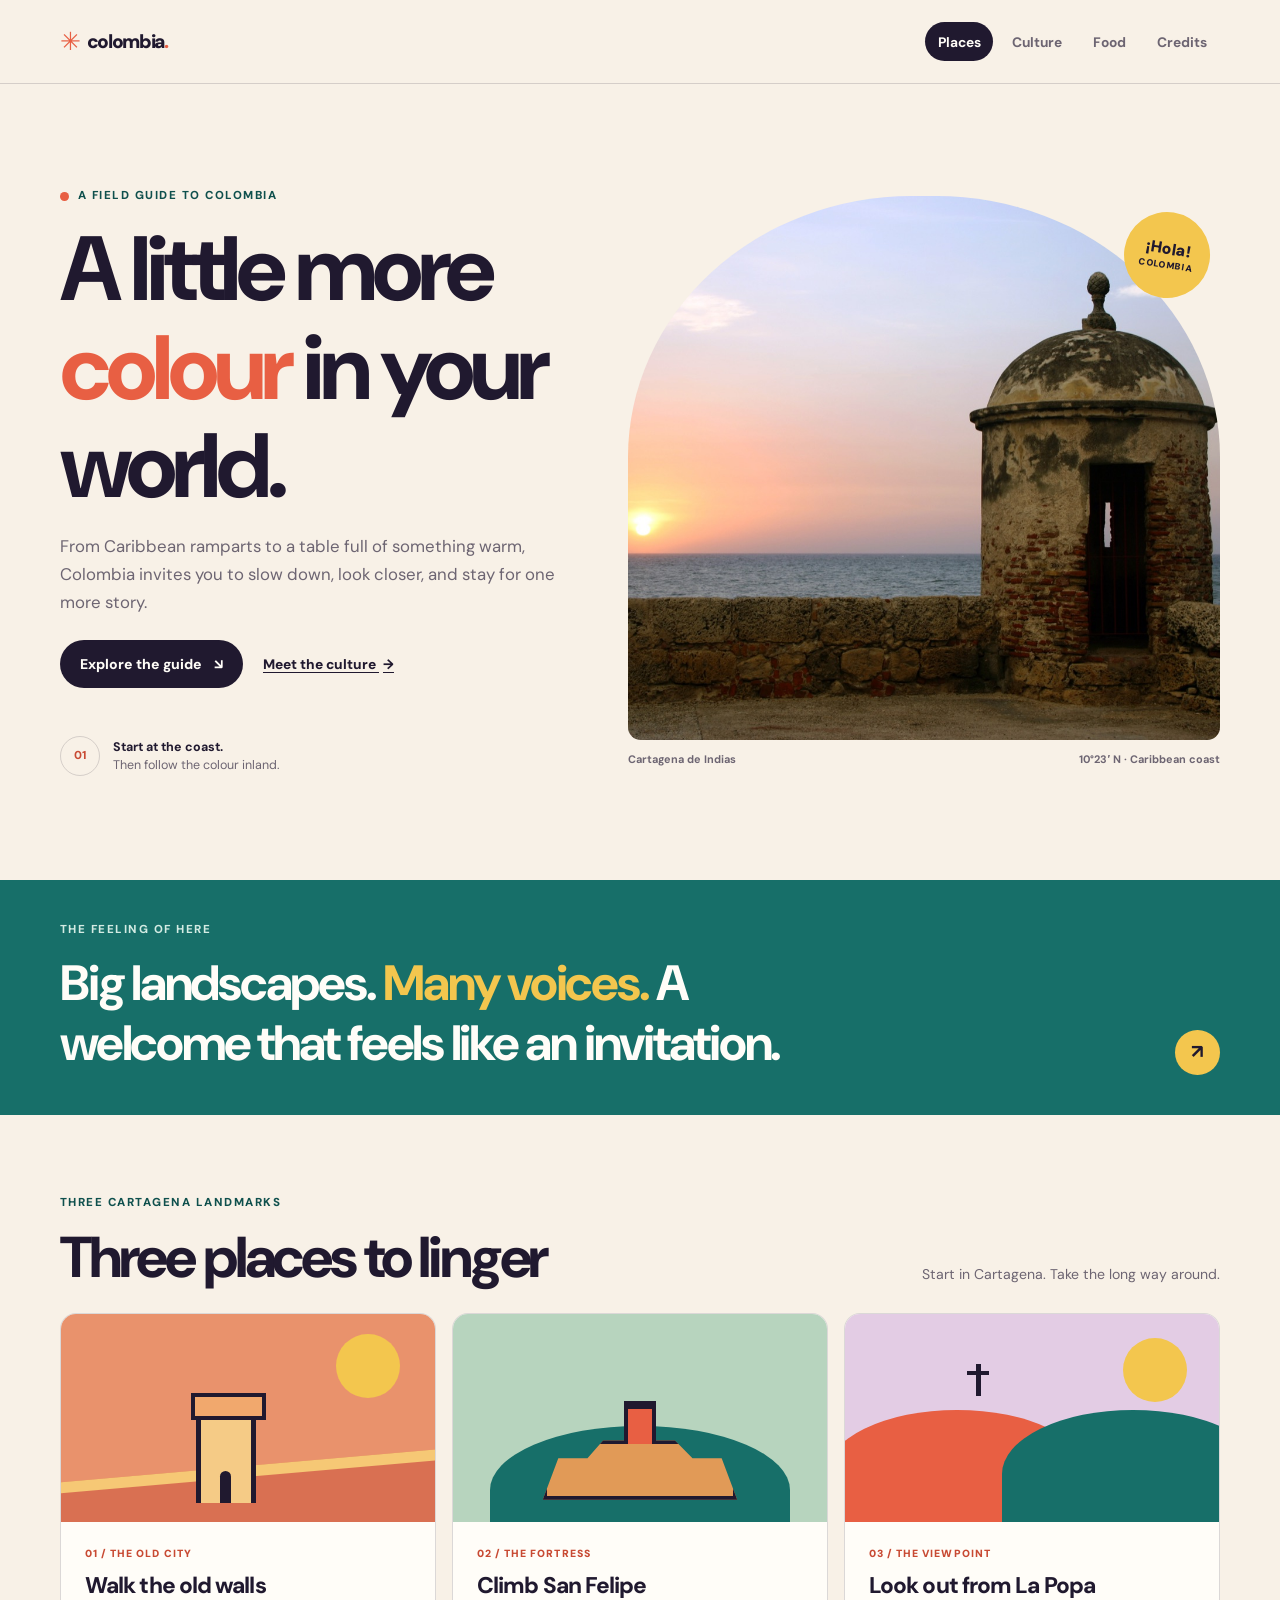
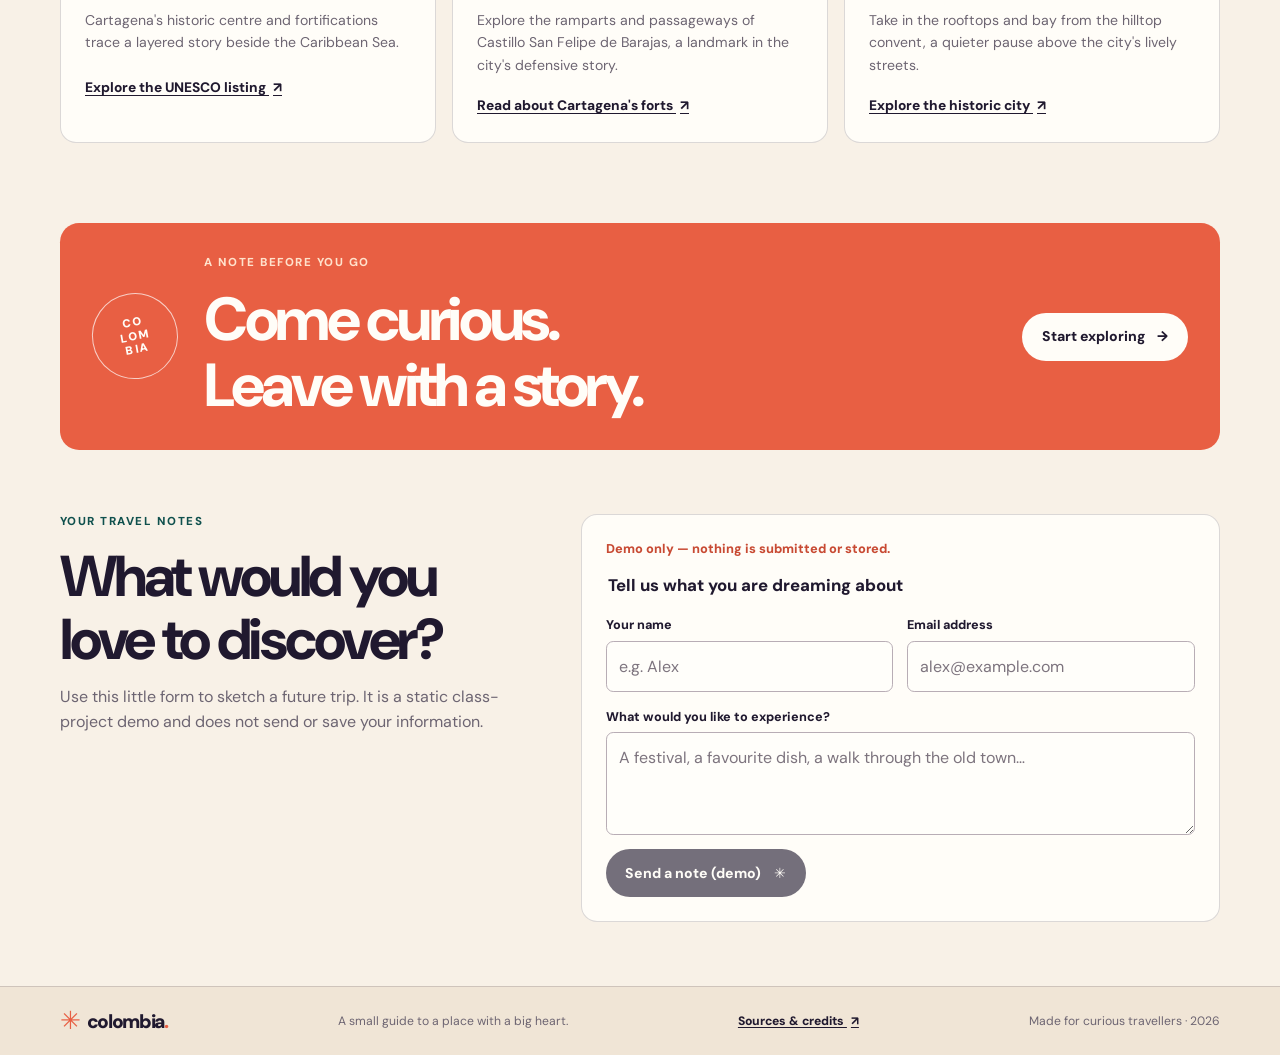
<file: index.html>
<!DOCTYPE html>
<html lang="en">
  <head>
    <meta charset="utf-8">
    <meta name="viewport" content="width=device-width, initial-scale=1">
    <meta name="description" content="Meet Colombia through Cartagena's Caribbean light, historic places, living traditions, and unforgettable food.">
    <meta name="theme-color" content="#f8f1e7">
    <title>Colombia, in full colour | Places</title>
    <link rel="icon" type="image/svg+xml" href="assets/icons/favicon.svg">
    <link rel="icon" type="image/png" sizes="32x32" href="assets/icons/favicon-32.png">
    <link rel="apple-touch-icon" sizes="180x180" href="assets/icons/apple-touch-icon.png">
    <link rel="manifest" href="site.webmanifest">
    <link rel="stylesheet" href="css/styles.css">
  </head>
  <body>
    <a class="skip-link" href="#main">Skip to content</a>
    <header class="site-header">
      <div class="header-inner">
        <a class="wordmark" href="index.html" aria-label="Colombia, in full colour — home">
          <span class="wordmark-sun" aria-hidden="true">✳</span>
          <span>colombia<span class="wordmark-dot">.</span></span>
        </a>
        <nav class="site-nav" aria-label="Main navigation">
          <ul>
            <li><a href="index.html" aria-current="page">Places</a></li>
            <li><a href="culture.html">Culture</a></li>
            <li><a href="food.html">Food</a></li>
            <li><a href="credits.html">Credits</a></li>
          </ul>
        </nav>
      </div>
    </header>

    <main id="main">
      <section class="hero page-shell" aria-labelledby="hero-title">
        <div class="hero-copy">
          <p class="eyebrow"><span class="eyebrow-mark" aria-hidden="true"></span> A field guide to Colombia</p>
          <h1 id="hero-title">A little more <em>colour</em> in your world.</h1>
          <p class="hero-intro">From Caribbean ramparts to a table full of something warm, Colombia invites you to slow down, look closer, and stay for one more story.</p>
          <div class="hero-actions">
            <a class="button button-dark" href="#first-stops">Explore the guide <span aria-hidden="true">↘</span></a>
            <a class="text-link" href="culture.html">Meet the culture <span aria-hidden="true">→</span></a>
          </div>
          <div class="hero-note">
            <span class="note-number">01</span>
            <p><strong>Start at the coast.</strong><br>Then follow the colour inland.</p>
          </div>
        </div>
        <figure class="hero-figure">
          <img
            src="assets/images/cartagena-at-sunset.jpg"
            width="1400"
            height="929"
            alt="A stone lookout tower on Cartagena's historic sea wall against an orange sunset."
            fetchpriority="high"
          >
          <span class="hero-sticker" aria-hidden="true">¡Hola!<br><span>Colombia</span></span>
          <figcaption class="image-caption">
            <span>Cartagena de Indias</span>
            <span>10°23′ N · Caribbean coast</span>
          </figcaption>
        </figure>
      </section>

      <section class="intro-strip" aria-label="A welcome to Colombia">
        <div class="page-shell intro-strip-inner">
          <p class="eyebrow eyebrow-light">The feeling of here</p>
          <p class="intro-statement">Big landscapes. <span>Many voices.</span> A welcome that feels like an invitation.</p>
          <a class="round-link" href="culture.html" aria-label="Discover Colombian culture">↗</a>
        </div>
      </section>

      <section class="page-shell section-block" id="first-stops" aria-labelledby="stops-title">
        <div class="section-heading">
          <div>
            <p class="eyebrow">Three Cartagena landmarks</p>
            <h2 id="stops-title">Three places to linger</h2>
          </div>
          <p class="section-aside">Start in Cartagena. Take the long way around.</p>
        </div>
        <div class="place-grid">
          <article class="place-card place-card-feature">
            <div class="card-art card-art-walls" aria-hidden="true">
              <span class="art-sun"></span><span class="art-wall"></span><span class="art-tower"></span>
            </div>
            <div class="place-card-copy">
              <p class="card-index">01 / THE OLD CITY</p>
              <h3>Walk the old walls</h3>
              <p>Cartagena's historic centre and fortifications trace a layered story beside the Caribbean Sea.</p>
              <a class="arrow-link" href="https://whc.unesco.org/en/list/285/" rel="external">Explore the UNESCO listing <span aria-hidden="true">↗</span></a>
            </div>
          </article>
          <article class="place-card place-card-fort">
            <div class="card-art card-art-fort" aria-hidden="true">
              <span class="fort-hill"></span><span class="fort-body"></span><span class="fort-tower"></span>
            </div>
            <div class="place-card-copy">
              <p class="card-index">02 / THE FORTRESS</p>
              <h3>Climb San Felipe</h3>
              <p>Explore the ramparts and passageways of Castillo San Felipe de Barajas, a landmark in the city's defensive story.</p>
              <a class="arrow-link" href="https://en.wikipedia.org/wiki/Cartagena,_Colombia#Tourism" rel="external">Read about Cartagena's forts <span aria-hidden="true">↗</span></a>
            </div>
          </article>
          <article class="place-card place-card-view">
            <div class="card-art card-art-view" aria-hidden="true">
              <span class="view-sun"></span><span class="view-hill hill-back"></span><span class="view-hill hill-front"></span><span class="view-cross"></span>
            </div>
            <div class="place-card-copy">
              <p class="card-index">03 / THE VIEWPOINT</p>
              <h3>Look out from La Popa</h3>
              <p>Take in the rooftops and bay from the hilltop convent, a quieter pause above the city's lively streets.</p>
              <a class="arrow-link" href="https://en.wikipedia.org/wiki/Cartagena,_Colombia#Tourism" rel="external">Explore the historic city <span aria-hidden="true">↗</span></a>
            </div>
          </article>
        </div>
      </section>

      <section class="page-shell invitation" aria-labelledby="invitation-title">
        <div class="invitation-stamp" aria-hidden="true">CO<br>LOM<br>BIA</div>
        <div>
          <p class="eyebrow">A note before you go</p>
          <h2 id="invitation-title">Come curious.<br>Leave with a story.</h2>
        </div>
        <a class="button button-light" href="culture.html">Start exploring <span aria-hidden="true">→</span></a>
      </section>

      <section class="page-shell form-section" aria-labelledby="form-title">
        <div class="form-intro">
          <p class="eyebrow">Your travel notes</p>
          <h2 id="form-title">What would you love to discover?</h2>
          <p>Use this little form to sketch a future trip. It is a static class-project demo and does not send or save your information.</p>
        </div>
        <form class="note-form" aria-describedby="form-demo-note">
          <p class="form-demo-note" id="form-demo-note">Demo only — nothing is submitted or stored.</p>
          <fieldset>
            <legend>Tell us what you are dreaming about</legend>
            <div class="field-grid">
              <div class="form-field">
                <label for="visitor-name">Your name</label>
                <input id="visitor-name" name="visitor-name" type="text" autocomplete="name" placeholder="e.g. Alex">
              </div>
              <div class="form-field">
                <label for="visitor-email">Email address</label>
                <input id="visitor-email" name="visitor-email" type="email" autocomplete="email" placeholder="alex@example.com">
              </div>
            </div>
            <div class="form-field">
              <label for="trip-idea">What would you like to experience?</label>
              <textarea id="trip-idea" name="trip-idea" rows="3" placeholder="A festival, a favourite dish, a walk through the old town…"></textarea>
            </div>
            <button class="button button-dark" type="submit" disabled aria-describedby="form-demo-note">Send a note (demo) <span aria-hidden="true">✳</span></button>
          </fieldset>
        </form>
      </section>
    </main>

    <footer class="site-footer">
      <div class="page-shell footer-inner">
        <a class="wordmark wordmark-footer" href="index.html"><span class="wordmark-sun" aria-hidden="true">✳</span><span>colombia<span class="wordmark-dot">.</span></span></a>
        <p>A small guide to a place with a big heart.</p>
        <a class="footer-credit" href="credits.html">Sources &amp; credits <span aria-hidden="true">↗</span></a>
        <small>Made for curious travellers · 2026</small>
      </div>
    </footer>
  </body>
</html>
</file>
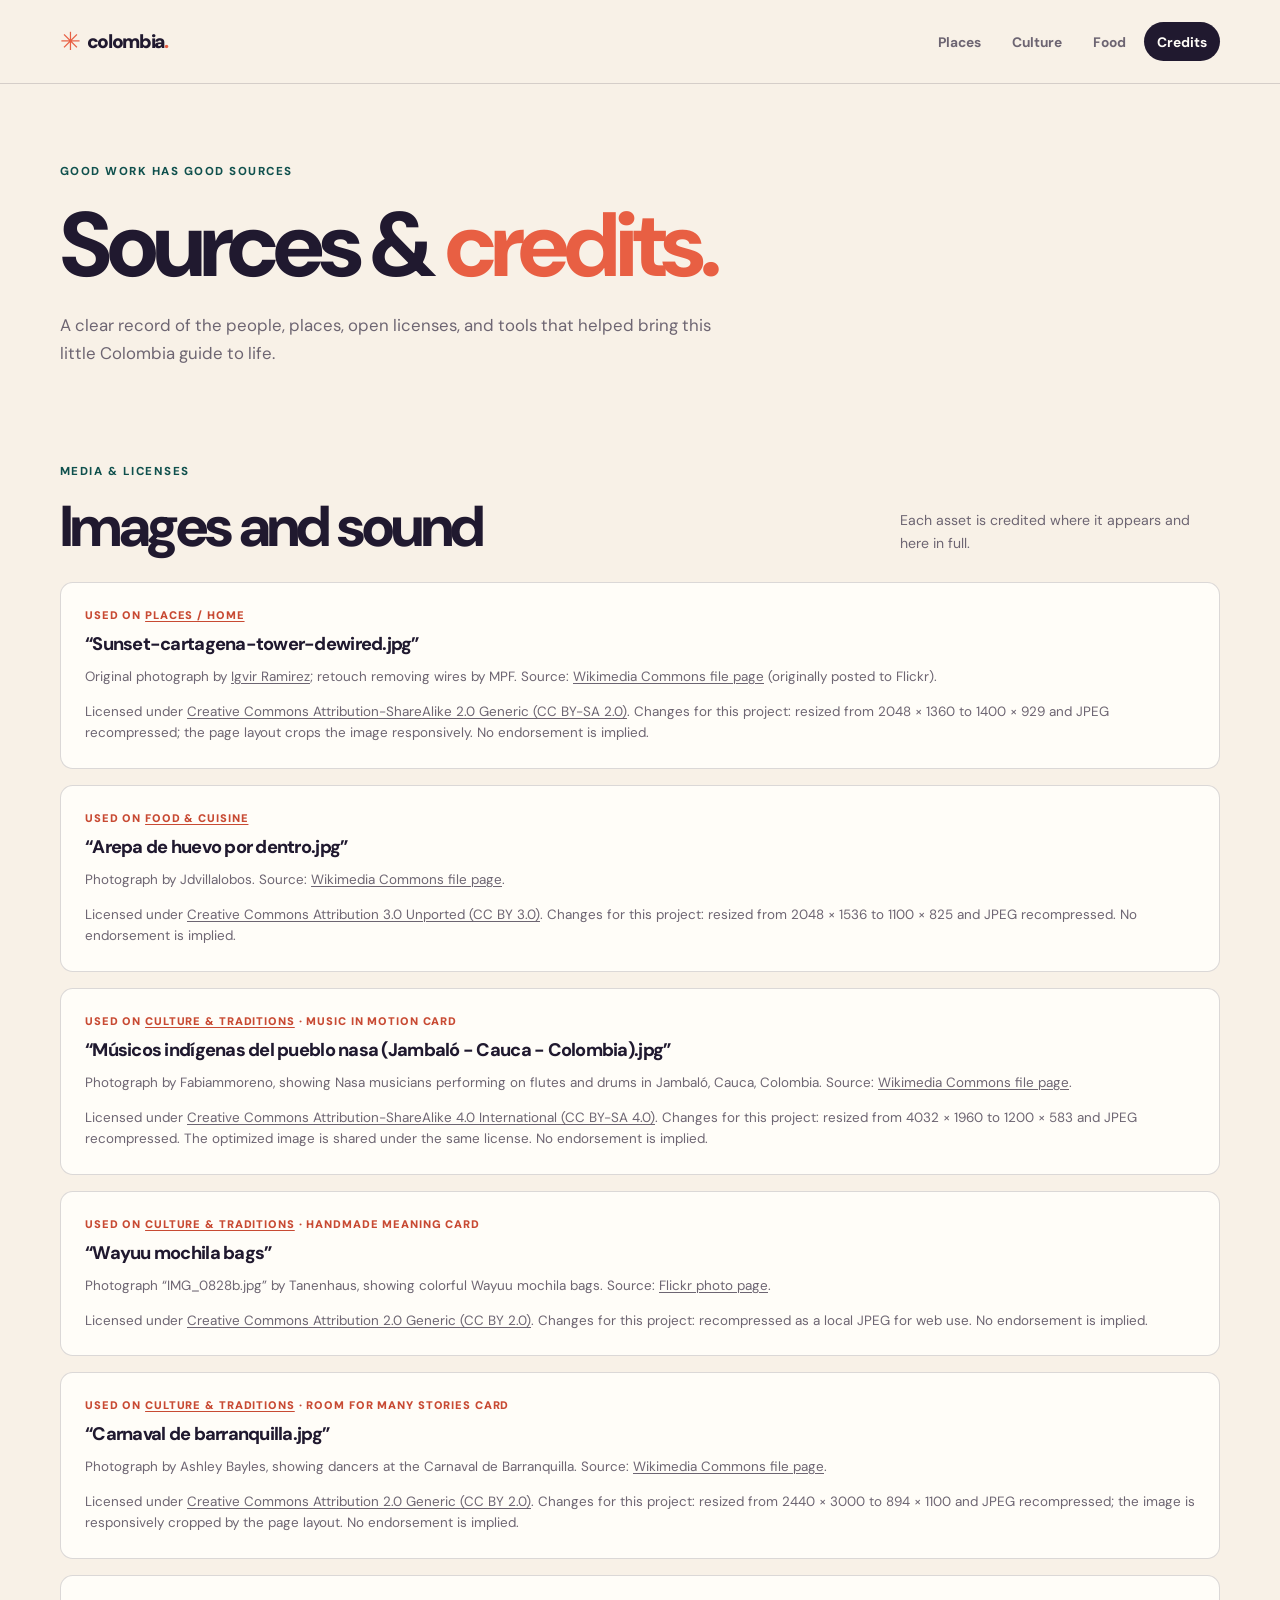
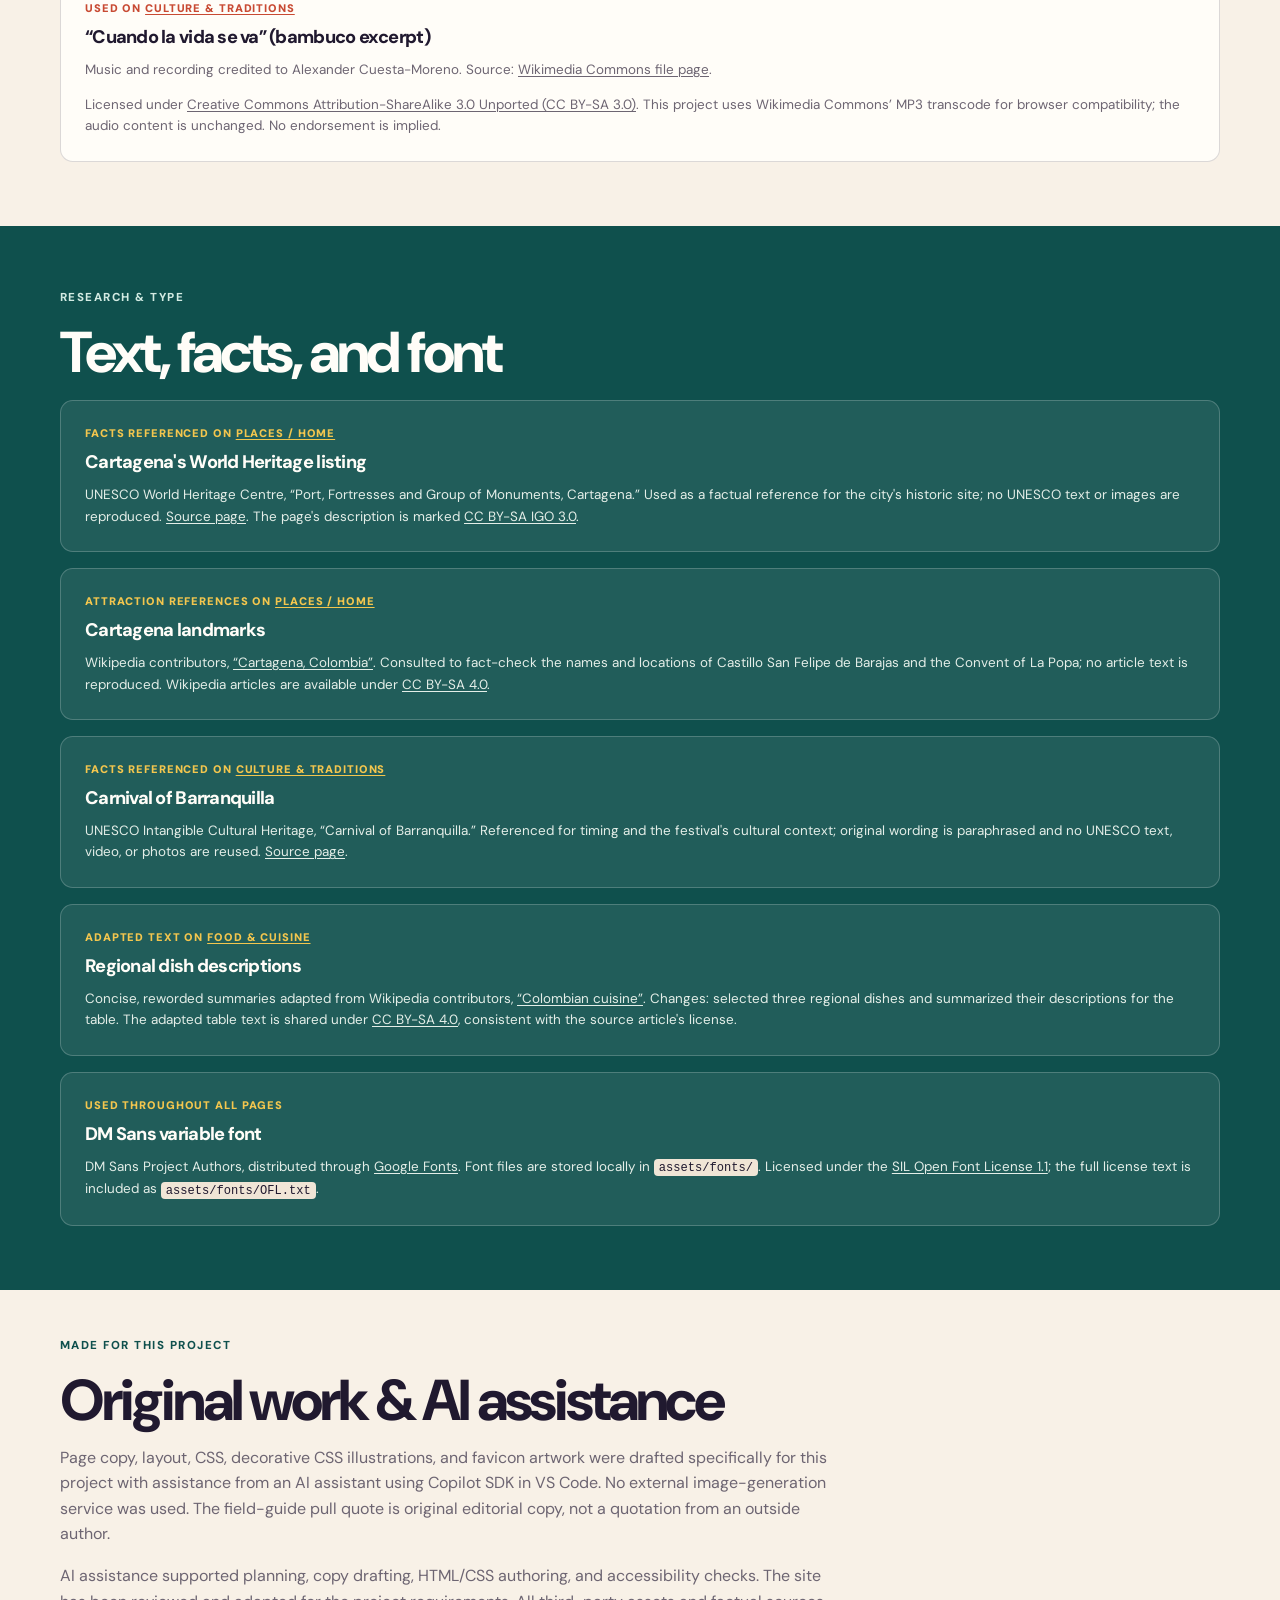
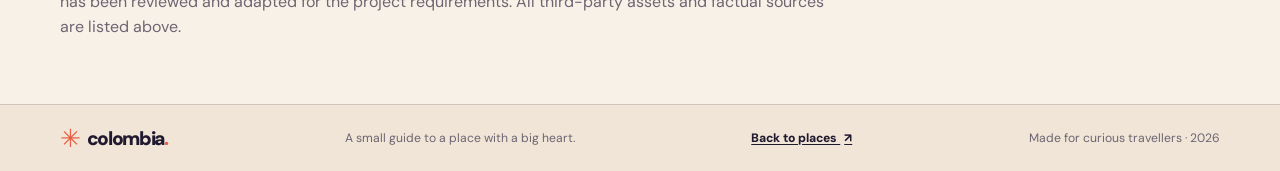
<file: credits.html>
<!DOCTYPE html>
<html lang="en">
  <head>
    <meta charset="utf-8">
    <meta name="viewport" content="width=device-width, initial-scale=1">
    <meta name="description" content="Sources, Creative Commons licenses, asset details, and AI contribution for the Colombia, in full colour travel guide.">
    <meta name="theme-color" content="#f8f1e7">
    <title>Sources &amp; credits | Colombia, in full colour</title>
    <link rel="icon" type="image/svg+xml" href="assets/icons/favicon.svg">
    <link rel="icon" type="image/png" sizes="32x32" href="assets/icons/favicon-32.png">
    <link rel="apple-touch-icon" sizes="180x180" href="assets/icons/apple-touch-icon.png">
    <link rel="manifest" href="site.webmanifest">
    <link rel="stylesheet" href="css/styles.css">
  </head>
  <body>
    <a class="skip-link" href="#main">Skip to content</a>
    <header class="site-header">
      <div class="header-inner">
        <a class="wordmark" href="index.html" aria-label="Colombia, in full colour — home">
          <span class="wordmark-sun" aria-hidden="true">✳</span>
          <span>colombia<span class="wordmark-dot">.</span></span>
        </a>
        <nav class="site-nav" aria-label="Main navigation">
          <ul>
            <li><a href="index.html">Places</a></li>
            <li><a href="culture.html">Culture</a></li>
            <li><a href="food.html">Food</a></li>
            <li><a href="credits.html" aria-current="page">Credits</a></li>
          </ul>
        </nav>
      </div>
    </header>

    <main id="main">
      <section class="page-shell credits-hero" aria-labelledby="credits-title">
        <p class="eyebrow">Good work has good sources</p>
        <h1 id="credits-title">Sources &amp; <em>credits.</em></h1>
        <p class="hero-intro">A clear record of the people, places, open licenses, and tools that helped bring this little Colombia guide to life.</p>
      </section>

      <section class="page-shell credits-section" aria-labelledby="media-title">
        <div class="section-heading">
          <div>
            <p class="eyebrow">Media &amp; licenses</p>
            <h2 id="media-title">Images and sound</h2>
          </div>
          <p class="section-aside">Each asset is credited where it appears and here in full.</p>
        </div>
        <div class="credit-list">
          <article class="credit-entry">
            <p class="credit-page">Used on <a href="index.html">Places / home</a></p>
            <h3>“Sunset-cartagena-tower-dewired.jpg”</h3>
            <p>Original photograph by <a href="https://www.flickr.com/photos/igvir/">Igvir Ramirez</a>; retouch removing wires by MPF. Source: <a href="https://commons.wikimedia.org/wiki/File:Sunset-cartagena-tower-dewired.jpg">Wikimedia Commons file page</a> (originally posted to Flickr).</p>
            <p>Licensed under <a href="https://creativecommons.org/licenses/by-sa/2.0/" rel="license">Creative Commons Attribution-ShareAlike 2.0 Generic (CC BY-SA 2.0)</a>. Changes for this project: resized from 2048 × 1360 to 1400 × 929 and JPEG recompressed; the page layout crops the image responsively. No endorsement is implied.</p>
          </article>
          <article class="credit-entry">
            <p class="credit-page">Used on <a href="food.html">Food &amp; cuisine</a></p>
            <h3>“Arepa de huevo por dentro.jpg”</h3>
            <p>Photograph by Jdvillalobos. Source: <a href="https://commons.wikimedia.org/wiki/File:Arepa_de_huevo_por_dentro.jpg">Wikimedia Commons file page</a>.</p>
            <p>Licensed under <a href="https://creativecommons.org/licenses/by/3.0/" rel="license">Creative Commons Attribution 3.0 Unported (CC BY 3.0)</a>. Changes for this project: resized from 2048 × 1536 to 1100 × 825 and JPEG recompressed. No endorsement is implied.</p>
          </article>
          <article class="credit-entry">
            <p class="credit-page">Used on <a href="culture.html">Culture &amp; traditions</a> · Music in motion card</p>
            <h3>“Músicos indígenas del pueblo nasa (Jambaló - Cauca - Colombia).jpg”</h3>
            <p>Photograph by Fabiammoreno, showing Nasa musicians performing on flutes and drums in Jambaló, Cauca, Colombia. Source: <a href="https://commons.wikimedia.org/wiki/File:M%C3%BAsicos_ind%C3%ADgenas_del_pueblo_nasa_%28Jambal%C3%B3_-_Cauca_-_Colombia%29.jpg">Wikimedia Commons file page</a>.</p>
            <p>Licensed under <a href="https://creativecommons.org/licenses/by-sa/4.0/" rel="license">Creative Commons Attribution-ShareAlike 4.0 International (CC BY-SA 4.0)</a>. Changes for this project: resized from 4032 × 1960 to 1200 × 583 and JPEG recompressed. The optimized image is shared under the same license. No endorsement is implied.</p>
          </article>
          <article class="credit-entry">
            <p class="credit-page">Used on <a href="culture.html">Culture &amp; traditions</a> · Handmade meaning card</p>
            <h3>“Wayuu mochila bags”</h3>
            <p>Photograph “IMG_0828b.jpg” by Tanenhaus, showing colorful Wayuu mochila bags. Source: <a href="https://www.flickr.com/photos/52331048@N00/3242812096">Flickr photo page</a>.</p>
            <p>Licensed under <a href="https://creativecommons.org/licenses/by/2.0/" rel="license">Creative Commons Attribution 2.0 Generic (CC BY 2.0)</a>. Changes for this project: recompressed as a local JPEG for web use. No endorsement is implied.</p>
          </article>
          <article class="credit-entry">
            <p class="credit-page">Used on <a href="culture.html">Culture &amp; traditions</a> · Room for many stories card</p>
            <h3>“Carnaval de barranquilla.jpg”</h3>
            <p>Photograph by Ashley Bayles, showing dancers at the Carnaval de Barranquilla. Source: <a href="https://commons.wikimedia.org/wiki/File:Carnaval_de_barranquilla.jpg">Wikimedia Commons file page</a>.</p>
            <p>Licensed under <a href="https://creativecommons.org/licenses/by/2.0/" rel="license">Creative Commons Attribution 2.0 Generic (CC BY 2.0)</a>. Changes for this project: resized from 2440 × 3000 to 894 × 1100 and JPEG recompressed; the image is responsively cropped by the page layout. No endorsement is implied.</p>
          </article>
          <article class="credit-entry">
            <p class="credit-page">Used on <a href="culture.html">Culture &amp; traditions</a></p>
            <h3>“Cuando la vida se va” (bambuco excerpt)</h3>
            <p>Music and recording credited to Alexander Cuesta-Moreno. Source: <a href="https://commons.wikimedia.org/wiki/File:Cuando_la_vida_se_va-fragmento.ogg">Wikimedia Commons file page</a>.</p>
            <p>Licensed under <a href="https://creativecommons.org/licenses/by-sa/3.0/" rel="license">Creative Commons Attribution-ShareAlike 3.0 Unported (CC BY-SA 3.0)</a>. This project uses Wikimedia Commons’ MP3 transcode for browser compatibility; the audio content is unchanged. No endorsement is implied.</p>
          </article>
        </div>
      </section>

      <section class="credits-license-band" aria-labelledby="text-title">
        <div class="page-shell">
          <div class="section-heading">
            <div>
              <p class="eyebrow eyebrow-light">Research &amp; type</p>
              <h2 id="text-title">Text, facts, and font</h2>
            </div>
          </div>
          <div class="credit-list credit-list-dark">
            <article class="credit-entry">
              <p class="credit-page">Facts referenced on <a href="index.html">Places / home</a></p>
              <h3>Cartagena's World Heritage listing</h3>
              <p>UNESCO World Heritage Centre, “Port, Fortresses and Group of Monuments, Cartagena.” Used as a factual reference for the city's historic site; no UNESCO text or images are reproduced. <a href="https://whc.unesco.org/en/list/285/">Source page</a>. The page's description is marked <a href="https://whc.unesco.org/en/licenses/6/">CC BY-SA IGO 3.0</a>.</p>
            </article>
            <article class="credit-entry">
              <p class="credit-page">Attraction references on <a href="index.html">Places / home</a></p>
              <h3>Cartagena landmarks</h3>
              <p>Wikipedia contributors, <a href="https://en.wikipedia.org/wiki/Cartagena,_Colombia">“Cartagena, Colombia”</a>. Consulted to fact-check the names and locations of Castillo San Felipe de Barajas and the Convent of La Popa; no article text is reproduced. Wikipedia articles are available under <a href="https://creativecommons.org/licenses/by-sa/4.0/" rel="license">CC BY-SA 4.0</a>.</p>
            </article>
            <article class="credit-entry">
              <p class="credit-page">Facts referenced on <a href="culture.html">Culture &amp; traditions</a></p>
              <h3>Carnival of Barranquilla</h3>
              <p>UNESCO Intangible Cultural Heritage, “Carnival of Barranquilla.” Referenced for timing and the festival's cultural context; original wording is paraphrased and no UNESCO text, video, or photos are reused. <a href="https://ich.unesco.org/en/RL/carnival-of-barranquilla-00051">Source page</a>.</p>
            </article>
            <article class="credit-entry">
              <p class="credit-page">Adapted text on <a href="food.html">Food &amp; cuisine</a></p>
              <h3>Regional dish descriptions</h3>
              <p>Concise, reworded summaries adapted from Wikipedia contributors, <a href="https://en.wikipedia.org/wiki/Colombian_cuisine">“Colombian cuisine”</a>. Changes: selected three regional dishes and summarized their descriptions for the table. The adapted table text is shared under <a href="https://creativecommons.org/licenses/by-sa/4.0/" rel="license">CC BY-SA 4.0</a>, consistent with the source article's license.</p>
            </article>
            <article class="credit-entry">
              <p class="credit-page">Used throughout all pages</p>
              <h3>DM Sans variable font</h3>
              <p>DM Sans Project Authors, distributed through <a href="https://github.com/google/fonts/tree/main/ofl/dmsans">Google Fonts</a>. Font files are stored locally in <code>assets/fonts/</code>. Licensed under the <a href="https://openfontlicense.org/">SIL Open Font License 1.1</a>; the full license text is included as <code>assets/fonts/OFL.txt</code>.</p>
            </article>
          </div>
        </div>
      </section>

      <section class="page-shell credits-section original-work" aria-labelledby="original-title">
        <p class="eyebrow">Made for this project</p>
        <h2 id="original-title">Original work &amp; AI assistance</h2>
        <p>Page copy, layout, CSS, decorative CSS illustrations, and favicon artwork were drafted specifically for this project with assistance from an AI assistant using Copilot SDK in VS Code. No external image-generation service was used. The field-guide pull quote is original editorial copy, not a quotation from an outside author.</p>
        <p>AI assistance supported planning, copy drafting, HTML/CSS authoring, and accessibility checks. The site has been reviewed and adapted for the project requirements. All third-party assets and factual sources are listed above.</p>
      </section>
    </main>

    <footer class="site-footer">
      <div class="page-shell footer-inner">
        <a class="wordmark wordmark-footer" href="index.html"><span class="wordmark-sun" aria-hidden="true">✳</span><span>colombia<span class="wordmark-dot">.</span></span></a>
        <p>A small guide to a place with a big heart.</p>
        <a class="footer-credit" href="index.html">Back to places <span aria-hidden="true">↗</span></a>
        <small>Made for curious travellers · 2026</small>
      </div>
    </footer>
  </body>
</html>
</file>
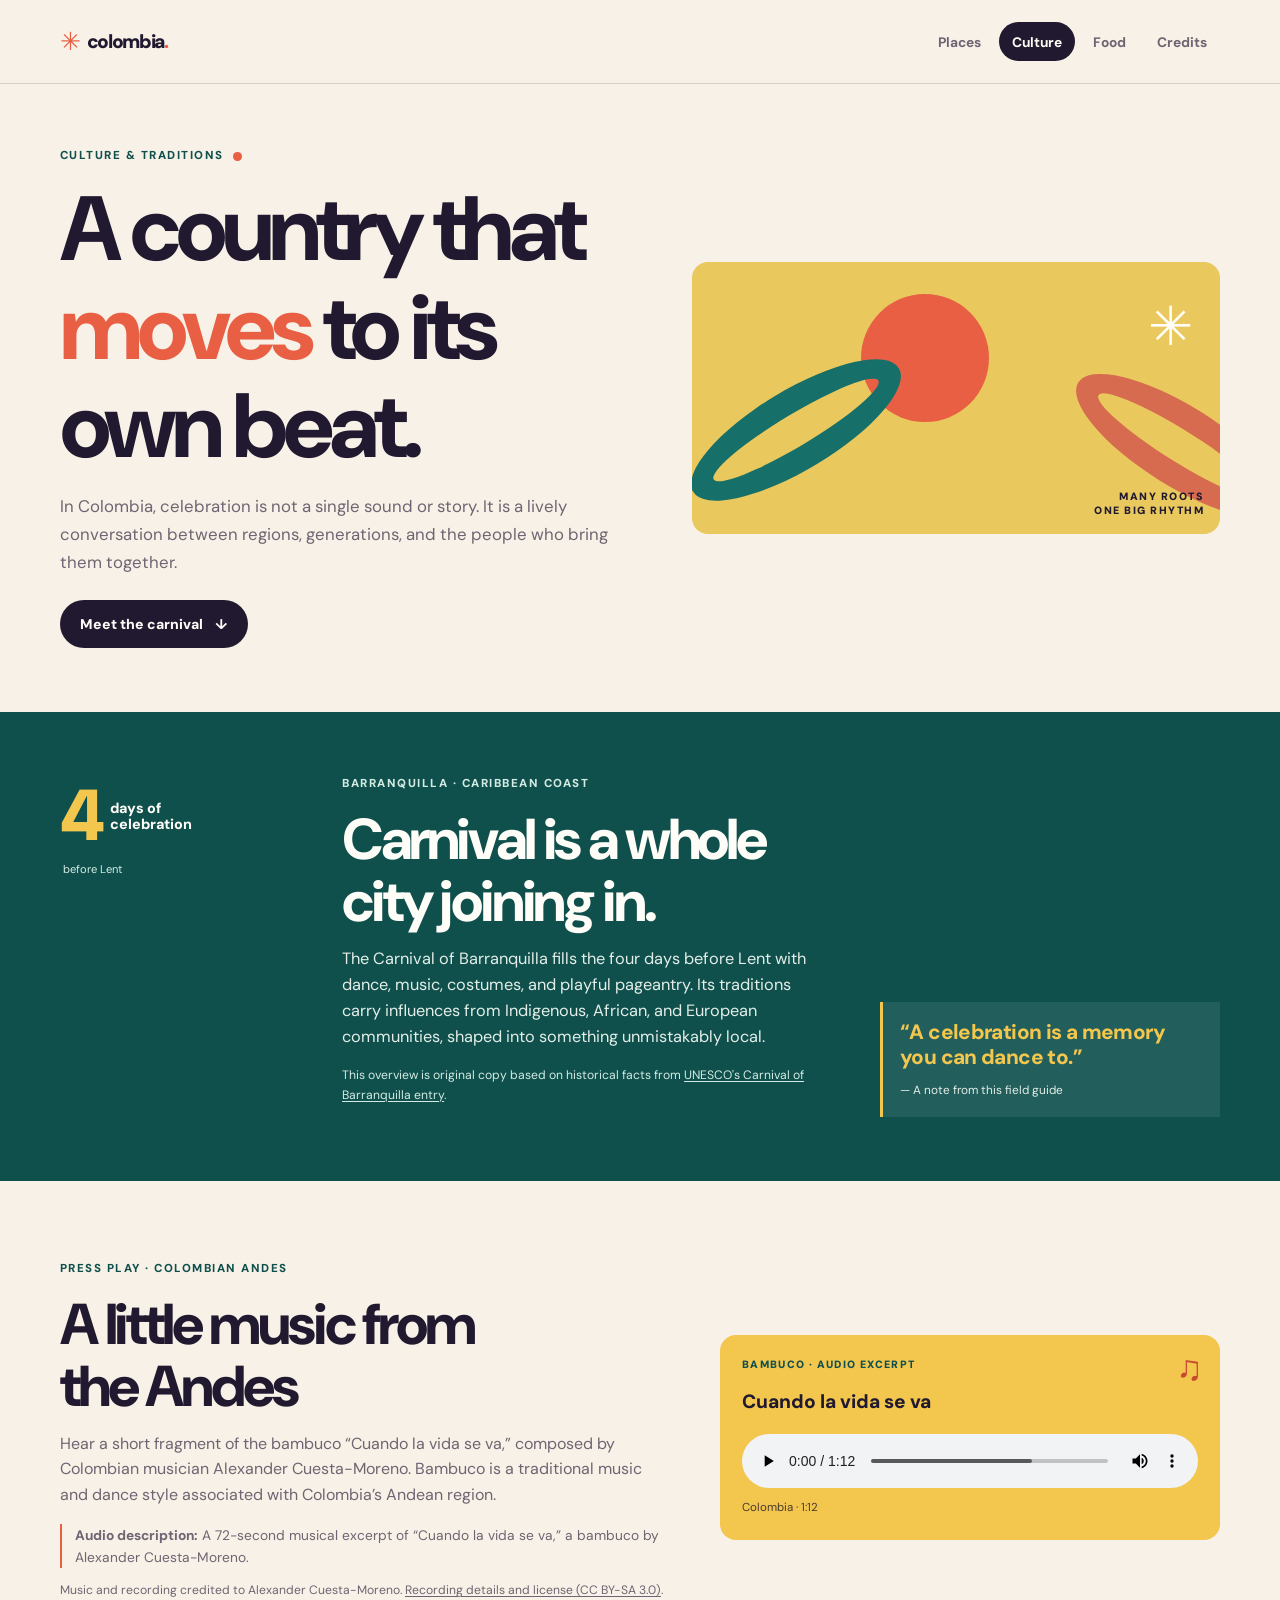
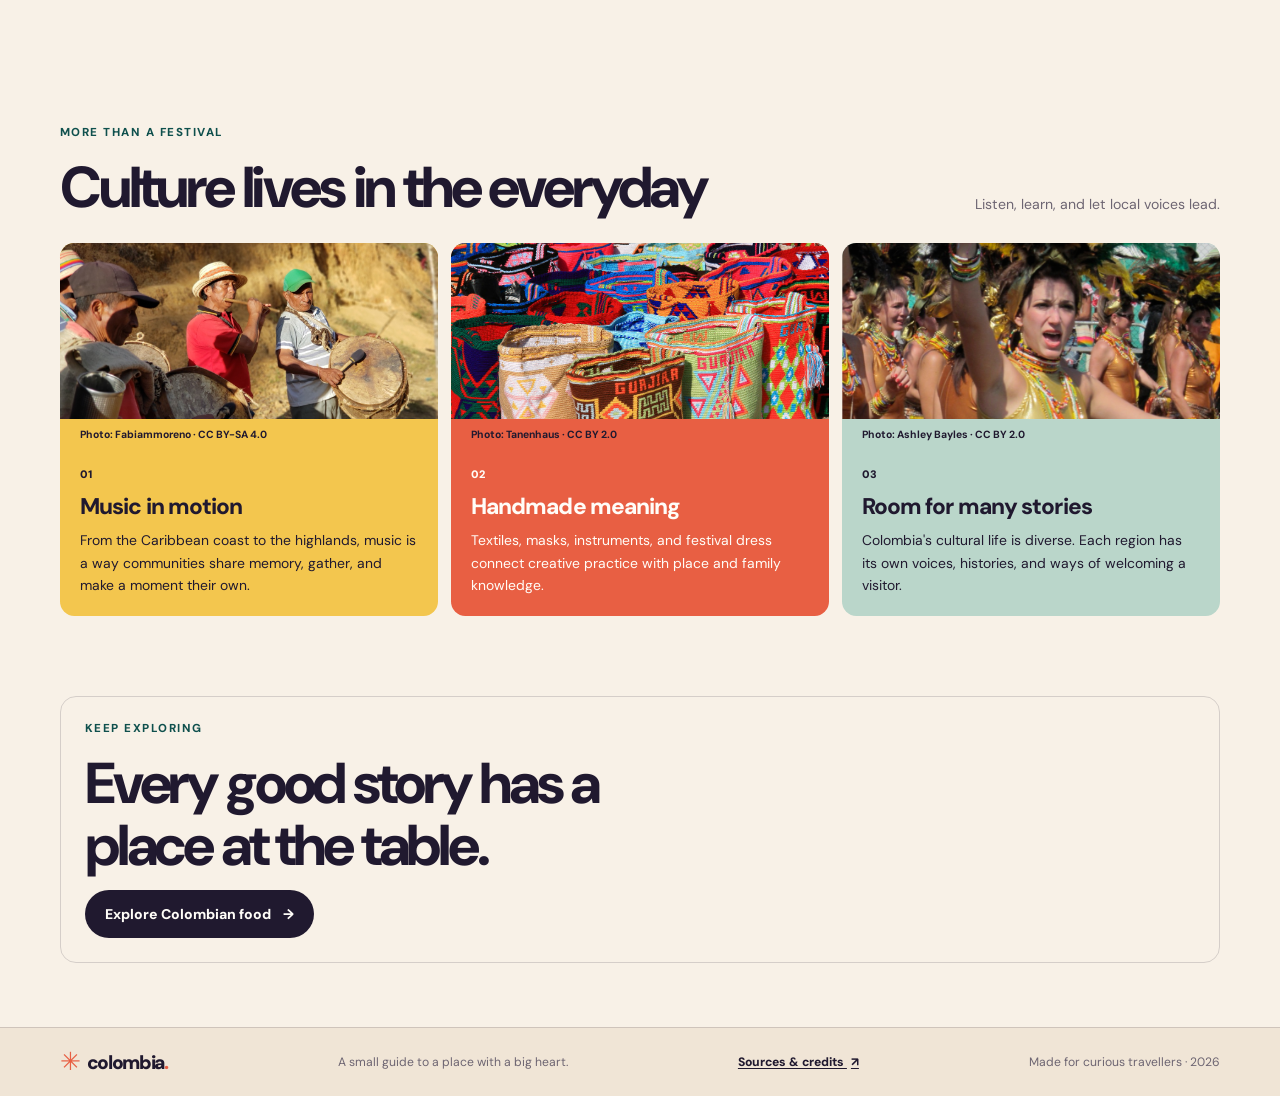
<file: culture.html>
<!DOCTYPE html>
<html lang="en">
  <head>
    <meta charset="utf-8">
    <meta name="viewport" content="width=device-width, initial-scale=1">
    <meta name="description" content="Explore Colombian culture through the Carnival of Barranquilla, bambuco music, and traditions shaped by communities across the country.">
    <meta name="theme-color" content="#f8f1e7">
    <title>Culture &amp; traditions | Colombia, in full colour</title>
    <link rel="icon" type="image/svg+xml" href="assets/icons/favicon.svg">
    <link rel="icon" type="image/png" sizes="32x32" href="assets/icons/favicon-32.png">
    <link rel="apple-touch-icon" sizes="180x180" href="assets/icons/apple-touch-icon.png">
    <link rel="manifest" href="site.webmanifest">
    <link rel="stylesheet" href="css/styles.css">
  </head>
  <body>
    <a class="skip-link" href="#main">Skip to content</a>
    <header class="site-header">
      <div class="header-inner">
        <a class="wordmark" href="index.html" aria-label="Colombia, in full colour — home">
          <span class="wordmark-sun" aria-hidden="true">✳</span>
          <span>colombia<span class="wordmark-dot">.</span></span>
        </a>
        <nav class="site-nav" aria-label="Main navigation">
          <ul>
            <li><a href="index.html">Places</a></li>
            <li><a href="culture.html" aria-current="page">Culture</a></li>
            <li><a href="food.html">Food</a></li>
            <li><a href="credits.html">Credits</a></li>
          </ul>
        </nav>
      </div>
    </header>

    <main id="main">
      <section class="page-shell page-hero culture-hero" aria-labelledby="culture-title">
        <div class="page-hero-copy">
          <p class="eyebrow">Culture &amp; traditions <span class="eyebrow-mark" aria-hidden="true"></span></p>
          <h1 id="culture-title">A country that <em>moves</em> to its own beat.</h1>
          <p class="hero-intro">In Colombia, celebration is not a single sound or story. It is a lively conversation between regions, generations, and the people who bring them together.</p>
          <a class="button button-dark" href="#carnival">Meet the carnival <span aria-hidden="true">↓</span></a>
        </div>
        <div class="culture-orbit" aria-hidden="true">
          <span class="orbit-sun"></span>
          <span class="orbit-ribbon ribbon-coral"></span>
          <span class="orbit-ribbon ribbon-teal"></span>
          <span class="orbit-star">✳</span>
          <span class="orbit-label">many roots<br>one big rhythm</span>
        </div>
      </section>

      <section class="culture-band" id="carnival" aria-labelledby="carnival-title">
        <div class="page-shell culture-layout">
          <div class="culture-count">
            <span class="count-number">4</span>
            <span class="count-label">days of<br>celebration</span>
            <span class="count-rule"></span>
            <span class="count-small">before Lent</span>
          </div>
          <div class="culture-copy">
            <p class="eyebrow eyebrow-light">Barranquilla · Caribbean coast</p>
            <h2 id="carnival-title">Carnival is a whole city joining in.</h2>
            <p>The Carnival of Barranquilla fills the four days before Lent with dance, music, costumes, and playful pageantry. Its traditions carry influences from Indigenous, African, and European communities, shaped into something unmistakably local.</p>
            <p class="source-note">This overview is original copy based on historical facts from <a href="https://ich.unesco.org/en/RL/carnival-of-barranquilla-00051" rel="external">UNESCO's Carnival of Barranquilla entry</a>.</p>
          </div>
          <blockquote class="culture-quote">
            <p>“A celebration is a memory you can dance to.”</p>
            <footer>— A note from this field guide</footer>
          </blockquote>
        </div>
      </section>

      <section class="page-shell sound-section" aria-labelledby="sound-title">
        <div class="sound-copy">
          <p class="eyebrow">Press play · Colombian Andes</p>
          <h2 id="sound-title">A little music from the Andes</h2>
          <p>Hear a short fragment of the bambuco “Cuando la vida se va,” composed by Colombian musician Alexander Cuesta-Moreno. Bambuco is a traditional music and dance style associated with Colombia’s Andean region.</p>
          <p class="audio-description"><strong>Audio description:</strong> A 72-second musical excerpt of “Cuando la vida se va,” a bambuco by Alexander Cuesta-Moreno.</p>
          <p class="source-note">Music and recording credited to Alexander Cuesta-Moreno. <a href="https://commons.wikimedia.org/wiki/File:Cuando_la_vida_se_va-fragmento.ogg" rel="external">Recording details and license (CC BY-SA 3.0)</a>.</p>
        </div>
        <div class="audio-card">
          <span class="audio-icon" aria-hidden="true">♫</span>
          <p class="audio-kicker">Bambuco · audio excerpt</p>
          <p class="audio-title">Cuando la vida se va</p>
          <audio controls preload="metadata" aria-label="Bambuco excerpt, Cuando la vida se va">
            <source src="assets/audio/colombian-bambuco.mp3" type="audio/mpeg">
            Your browser does not support the audio player. See the recording details in the credits.
          </audio>
          <p class="audio-meta">Colombia · 1:12</p>
        </div>
      </section>

      <section class="page-shell traditions-section" aria-labelledby="traditions-title">
        <div class="section-heading">
          <div>
            <p class="eyebrow">More than a festival</p>
            <h2 id="traditions-title">Culture lives in the everyday</h2>
          </div>
          <p class="section-aside">Listen, learn, and let local voices lead.</p>
        </div>
        <div class="tradition-grid">
          <article class="tradition-card tradition-card-yellow">
            <figure class="tradition-figure">
              <img class="tradition-image" src="assets/images/nasa-musicians.jpg" alt="Nasa musicians performing on flutes and drums in Jambaló, Cauca, Colombia." width="1200" height="583" loading="lazy" decoding="async">
              <figcaption>Photo: Fabiammoreno · CC BY-SA 4.0</figcaption>
            </figure>
            <span class="tradition-number">01</span>
            <h3>Music in motion</h3>
            <p>From the Caribbean coast to the highlands, music is a way communities share memory, gather, and make a moment their own.</p>
          </article>
          <article class="tradition-card tradition-card-coral">
            <figure class="tradition-figure">
              <img class="tradition-image" src="assets/images/wayuu-mochilas.jpg" alt="A colorful group of Wayuu mochila bags with geometric woven patterns." width="1024" height="725" loading="lazy" decoding="async">
              <figcaption>Photo: Tanenhaus · CC BY 2.0</figcaption>
            </figure>
            <span class="tradition-number">02</span>
            <h3>Handmade meaning</h3>
            <p>Textiles, masks, instruments, and festival dress connect creative practice with place and family knowledge.</p>
          </article>
          <article class="tradition-card tradition-card-teal">
            <figure class="tradition-figure">
              <img class="tradition-image" src="assets/images/barranquilla-carnival.jpg" alt="Carnaval de Barranquilla dancers in colorful feathered costumes." width="894" height="1100" loading="lazy" decoding="async">
              <figcaption>Photo: Ashley Bayles · CC BY 2.0</figcaption>
            </figure>
            <span class="tradition-number">03</span>
            <h3>Room for many stories</h3>
            <p>Colombia's cultural life is diverse. Each region has its own voices, histories, and ways of welcoming a visitor.</p>
          </article>
        </div>
      </section>

      <section class="page-shell next-step">
        <p class="eyebrow">Keep exploring</p>
        <h2>Every good story has a place at the table.</h2>
        <a class="button button-dark" href="food.html">Explore Colombian food <span aria-hidden="true">→</span></a>
      </section>
    </main>

    <footer class="site-footer">
      <div class="page-shell footer-inner">
        <a class="wordmark wordmark-footer" href="index.html"><span class="wordmark-sun" aria-hidden="true">✳</span><span>colombia<span class="wordmark-dot">.</span></span></a>
        <p>A small guide to a place with a big heart.</p>
        <a class="footer-credit" href="credits.html">Sources &amp; credits <span aria-hidden="true">↗</span></a>
        <small>Made for curious travellers · 2026</small>
      </div>
    </footer>
  </body>
</html>
</file>
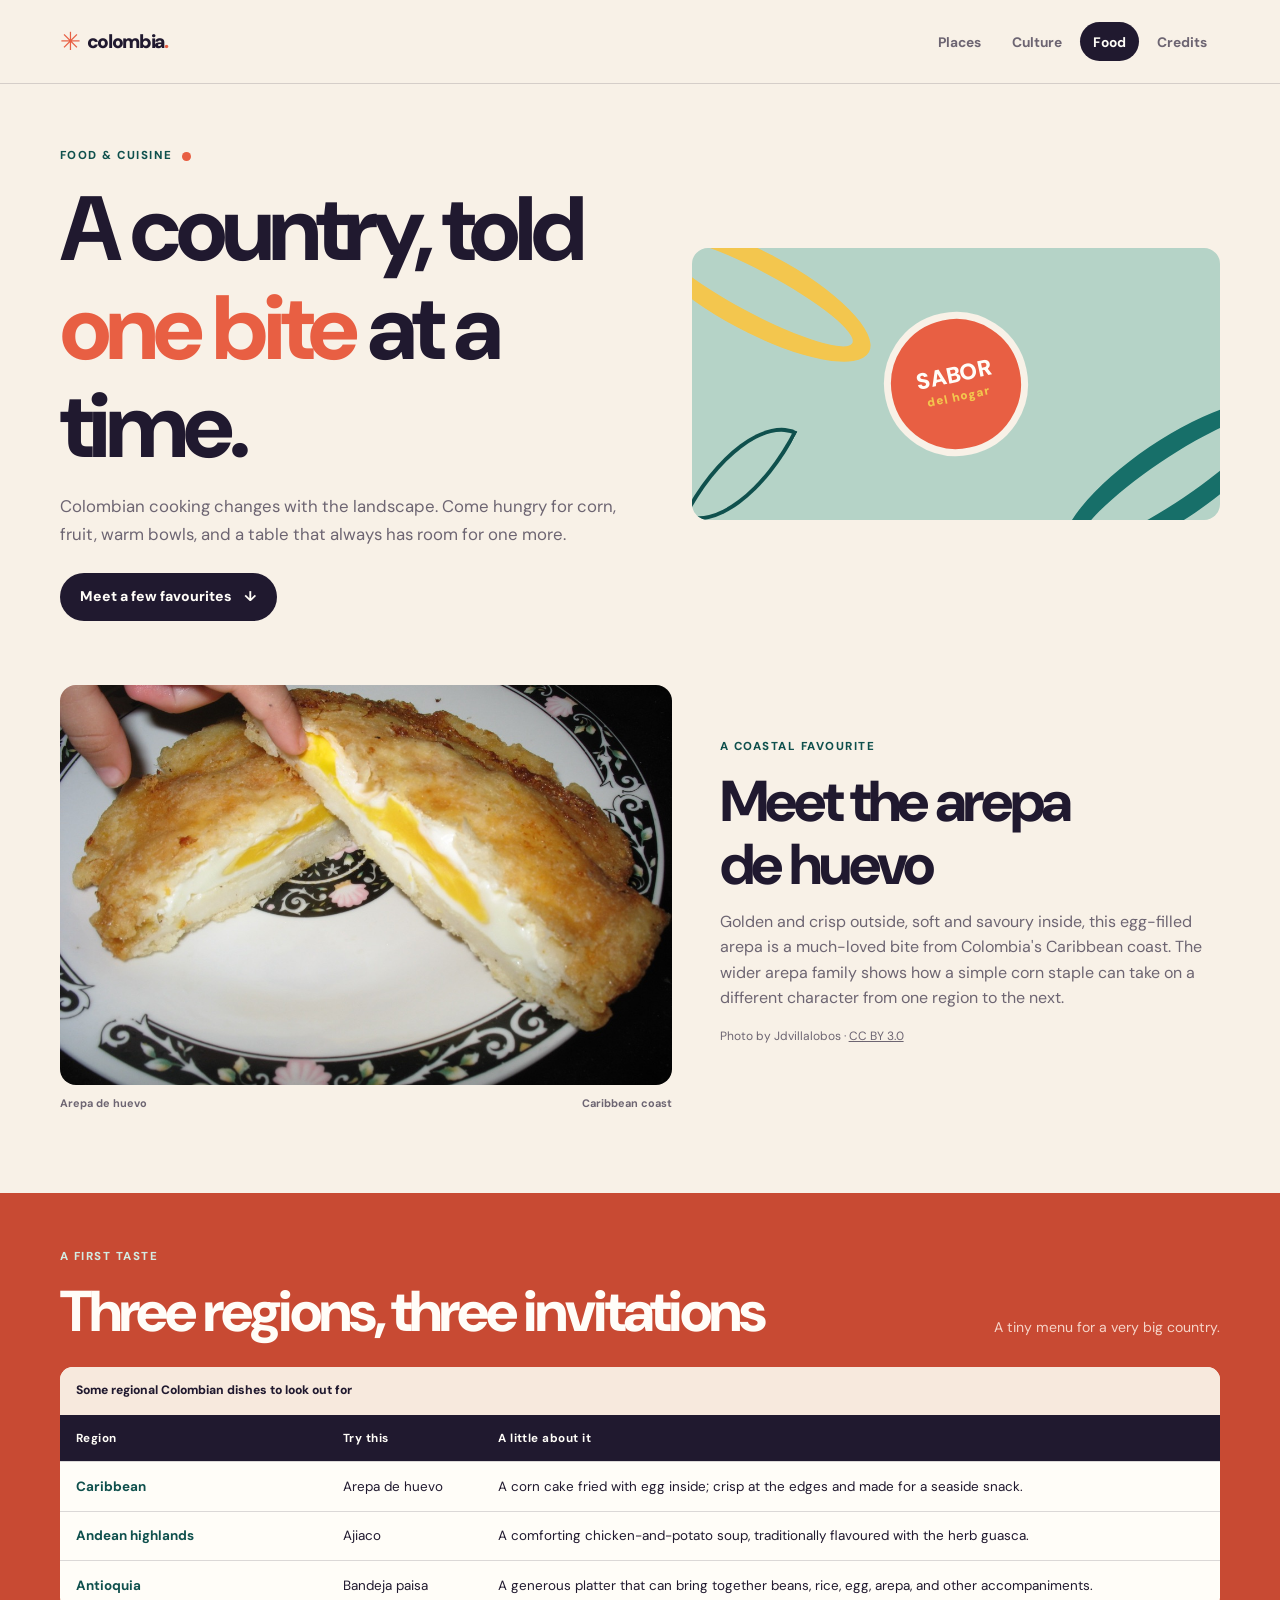
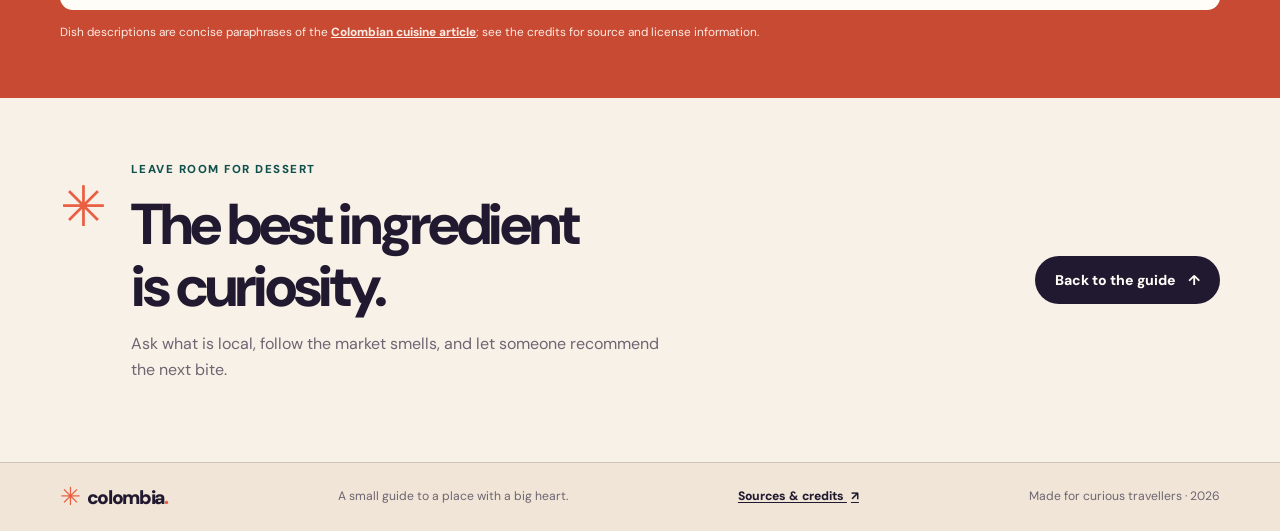
<file: food.html>
<!DOCTYPE html>
<html lang="en">
  <head>
    <meta charset="utf-8">
    <meta name="viewport" content="width=device-width, initial-scale=1">
    <meta name="description" content="Taste Colombia's regional food traditions, from Caribbean arepa de huevo to Andean ajiaco and Antioquian bandeja paisa.">
    <meta name="theme-color" content="#f8f1e7">
    <title>Food &amp; cuisine | Colombia, in full colour</title>
    <link rel="icon" type="image/svg+xml" href="assets/icons/favicon.svg">
    <link rel="icon" type="image/png" sizes="32x32" href="assets/icons/favicon-32.png">
    <link rel="apple-touch-icon" sizes="180x180" href="assets/icons/apple-touch-icon.png">
    <link rel="manifest" href="site.webmanifest">
    <link rel="stylesheet" href="css/styles.css">
  </head>
  <body>
    <a class="skip-link" href="#main">Skip to content</a>
    <header class="site-header">
      <div class="header-inner">
        <a class="wordmark" href="index.html" aria-label="Colombia, in full colour — home">
          <span class="wordmark-sun" aria-hidden="true">✳</span>
          <span>colombia<span class="wordmark-dot">.</span></span>
        </a>
        <nav class="site-nav" aria-label="Main navigation">
          <ul>
            <li><a href="index.html">Places</a></li>
            <li><a href="culture.html">Culture</a></li>
            <li><a href="food.html" aria-current="page">Food</a></li>
            <li><a href="credits.html">Credits</a></li>
          </ul>
        </nav>
      </div>
    </header>

    <main id="main">
      <section class="page-shell page-hero food-hero" aria-labelledby="food-title">
        <div class="page-hero-copy">
          <p class="eyebrow">Food &amp; cuisine <span class="eyebrow-mark" aria-hidden="true"></span></p>
          <h1 id="food-title">A country, told <em>one bite</em> at a time.</h1>
          <p class="hero-intro">Colombian cooking changes with the landscape. Come hungry for corn, fruit, warm bowls, and a table that always has room for one more.</p>
          <a class="button button-dark" href="#regional-table">Meet a few favourites <span aria-hidden="true">↓</span></a>
        </div>
        <div class="food-hero-art" aria-hidden="true">
          <span class="food-sunburst">SABOR<br><small>del hogar</small></span>
          <span class="food-ribbon food-ribbon-one"></span>
          <span class="food-ribbon food-ribbon-two"></span>
          <span class="food-leaf-large"></span>
        </div>
      </section>

      <section class="page-shell food-feature" aria-labelledby="arepa-title">
        <figure class="food-photo">
          <img
            src="assets/images/arepa-de-huevo.jpg"
            width="1100"
            height="825"
            alt="A cut-open arepa de huevo showing its golden corn crust and egg filling."
            loading="lazy"
          >
          <figcaption class="image-caption"><span>Arepa de huevo</span><span>Caribbean coast</span></figcaption>
        </figure>
        <div class="food-feature-copy">
          <p class="eyebrow">A coastal favourite</p>
          <h2 id="arepa-title">Meet the arepa de huevo</h2>
          <p>Golden and crisp outside, soft and savoury inside, this egg-filled arepa is a much-loved bite from Colombia's Caribbean coast. The wider arepa family shows how a simple corn staple can take on a different character from one region to the next.</p>
          <p class="credit-inline">Photo by Jdvillalobos · <a href="https://creativecommons.org/licenses/by/3.0/" rel="license">CC BY 3.0</a></p>
        </div>
      </section>

      <section class="food-table-section" id="regional-table" aria-labelledby="table-title">
        <div class="page-shell">
          <div class="section-heading">
            <div>
              <p class="eyebrow eyebrow-light">A first taste</p>
              <h2 id="table-title">Three regions, three invitations</h2>
            </div>
            <p class="section-aside section-aside-light">A tiny menu for a very big country.</p>
          </div>
          <div class="table-wrap">
            <table>
              <caption>Some regional Colombian dishes to look out for</caption>
              <thead>
                <tr>
                  <th scope="col">Region</th>
                  <th scope="col">Try this</th>
                  <th scope="col">A little about it</th>
                </tr>
              </thead>
              <tbody>
                <tr>
                  <th scope="row">Caribbean</th>
                  <td>Arepa de huevo</td>
                  <td>A corn cake fried with egg inside; crisp at the edges and made for a seaside snack.</td>
                </tr>
                <tr>
                  <th scope="row">Andean highlands</th>
                  <td>Ajiaco</td>
                  <td>A comforting chicken-and-potato soup, traditionally flavoured with the herb guasca.</td>
                </tr>
                <tr>
                  <th scope="row">Antioquia</th>
                  <td>Bandeja paisa</td>
                  <td>A generous platter that can bring together beans, rice, egg, arepa, and other accompaniments.</td>
                </tr>
              </tbody>
            </table>
          </div>
          <p class="table-note">Dish descriptions are concise paraphrases of the <a href="https://en.wikipedia.org/wiki/Colombian_cuisine" rel="external">Colombian cuisine article</a>; see the credits for source and license information.</p>
        </div>
      </section>

      <section class="page-shell food-close" aria-labelledby="food-close-title">
        <div class="food-close-mark" aria-hidden="true">✳</div>
        <div>
          <p class="eyebrow">Leave room for dessert</p>
          <h2 id="food-close-title">The best ingredient is curiosity.</h2>
          <p>Ask what is local, follow the market smells, and let someone recommend the next bite.</p>
        </div>
        <a class="button button-dark" href="index.html">Back to the guide <span aria-hidden="true">↑</span></a>
      </section>
    </main>

    <footer class="site-footer">
      <div class="page-shell footer-inner">
        <a class="wordmark wordmark-footer" href="index.html"><span class="wordmark-sun" aria-hidden="true">✳</span><span>colombia<span class="wordmark-dot">.</span></span></a>
        <p>A small guide to a place with a big heart.</p>
        <a class="footer-credit" href="credits.html">Sources &amp; credits <span aria-hidden="true">↗</span></a>
        <small>Made for curious travellers · 2026</small>
      </div>
    </footer>
  </body>
</html>
</file>
<file: css/styles.css>
@font-face {
  font-family: "DM Sans";
  src: url("../assets/fonts/DM-Sans-Variable.ttf") format("truetype");
  font-style: normal;
  font-weight: 400 900;
  font-display: swap;
}

:root {
  color-scheme: light;
  --paper: #f8f1e7;
  --paper-deep: #f0e5d6;
  --ink: #20192f;
  --muted: #6d6572;
  --coral: #e85f43;
  --coral-dark: #c84a33;
  --yellow: #f3c64e;
  --teal: #176f69;
  --teal-dark: #0f504d;
  --lilac: #cdbbe8;
  --white: #fffdf8;
  --line: rgba(32, 25, 47, 0.16);
  --shell: 1160px;
  font-family: "DM Sans", sans-serif;
  font-synthesis: none;
  text-rendering: optimizeLegibility;
}

* {
  box-sizing: border-box;
}

html {
  scroll-behavior: smooth;
}

body {
  margin: 0;
  background: var(--paper);
  color: var(--ink);
  font-size: 1rem;
  line-height: 1.6;
}

img,
svg,
audio {
  max-width: 100%;
}

img {
  display: block;
}

a {
  color: inherit;
}

a:hover {
  color: var(--coral-dark);
}

a:focus-visible,
button:focus-visible,
input:focus-visible,
textarea:focus-visible {
  outline: 3px solid var(--teal);
  outline-offset: 4px;
}

button,
input,
textarea {
  font: inherit;
}

button {
  cursor: pointer;
}

::selection {
  color: var(--ink);
  background: var(--yellow);
}

.page-shell {
  width: min(calc(100% - 2rem), var(--shell));
  margin-inline: auto;
}

.skip-link {
  position: absolute;
  z-index: 20;
  top: 0.5rem;
  left: 0.5rem;
  padding: 0.7rem 1rem;
  transform: translateY(-150%);
  border-radius: 0.35rem;
  background: var(--ink);
  color: var(--white);
  font-weight: 700;
}

.skip-link:focus {
  transform: translateY(0);
}

.site-header {
  position: relative;
  z-index: 5;
  border-bottom: 1px solid var(--line);
  background: var(--paper);
}

.header-inner {
  display: flex;
  width: min(calc(100% - 2rem), var(--shell));
  min-height: 5rem;
  margin-inline: auto;
  flex-direction: column;
  align-items: flex-start;
  justify-content: center;
  gap: 0.55rem;
  padding-block: 0.65rem;
}

.wordmark {
  display: inline-flex;
  align-items: center;
  gap: 0.45rem;
  color: var(--ink);
  font-size: 1.2rem;
  font-weight: 900;
  letter-spacing: -0.07em;
  line-height: 1;
  text-decoration: none;
}

.wordmark:hover {
  color: var(--ink);
}

.wordmark-sun {
  color: var(--coral);
  font-size: 1.55rem;
  line-height: 0.8;
}

.wordmark-dot {
  color: var(--coral);
}

.site-nav {
  width: 100%;
}

.site-nav ul {
  display: flex;
  margin: 0;
  padding: 0;
  flex-wrap: wrap;
  gap: 0.25rem;
  list-style: none;
}

.site-nav a {
  display: inline-block;
  padding: 0.38rem 0.65rem;
  border-radius: 999px;
  color: var(--muted);
  font-size: 0.83rem;
  font-weight: 700;
  text-decoration: none;
}

.site-nav a:hover,
.site-nav a[aria-current="page"] {
  background: var(--ink);
  color: var(--white);
}

.eyebrow {
  display: flex;
  align-items: center;
  gap: 0.55rem;
  margin: 0 0 1rem;
  color: var(--teal-dark);
  font-size: 0.72rem;
  font-weight: 800;
  letter-spacing: 0.13em;
  line-height: 1.4;
  text-transform: uppercase;
}

.eyebrow-mark {
  display: inline-block;
  width: 0.55rem;
  height: 0.55rem;
  border-radius: 50%;
  background: var(--coral);
}

h1,
h2,
h3,
p,
figure {
  margin-top: 0;
}

h1,
h2,
h3 {
  line-height: 1.08;
}

h1,
h2 {
  font-weight: 800;
  letter-spacing: -0.055em;
}

h1 {
  max-width: 11ch;
  margin-bottom: 1.1rem;
  font-size: clamp(2.8rem, 11vw, 5.7rem);
}

h1 em {
  color: var(--coral);
  font-style: normal;
}

h2 {
  margin-bottom: 0.8rem;
  font-size: clamp(2rem, 7vw, 3.6rem);
}

h3 {
  margin-bottom: 0.7rem;
  font-size: 1.42rem;
  font-weight: 800;
  letter-spacing: -0.04em;
}

.hero {
  display: grid;
  gap: 2rem;
  padding-block: 3rem 3.5rem;
}

.hero-copy {
  position: relative;
  z-index: 1;
}

.hero-intro {
  max-width: 38rem;
  margin-bottom: 1.5rem;
  color: var(--muted);
  font-size: 1.05rem;
  line-height: 1.65;
}

.hero-actions {
  display: flex;
  align-items: center;
  flex-wrap: wrap;
  gap: 0.9rem 1.25rem;
}

.button {
  display: inline-flex;
  min-height: 3rem;
  align-items: center;
  justify-content: center;
  gap: 0.8rem;
  padding: 0.72rem 1.1rem;
  border: 2px solid transparent;
  border-radius: 999px;
  font-size: 0.88rem;
  font-weight: 800;
  line-height: 1.2;
  text-decoration: none;
  transition: transform 160ms ease, background-color 160ms ease;
}

.button:not(:disabled):hover {
  transform: translateY(-2px);
  color: inherit;
}

.button:disabled {
  cursor: not-allowed;
  opacity: 0.62;
}

.button-dark {
  background: var(--ink);
  color: var(--white);
}

.button-dark:not(:disabled):hover {
  background: var(--teal-dark);
  color: var(--white);
}

.button-light {
  background: var(--white);
  color: var(--ink);
}

.button-light:not(:disabled):hover {
  background: var(--yellow);
}

.text-link,
.arrow-link,
.footer-credit {
  font-size: 0.86rem;
  font-weight: 800;
  text-decoration-thickness: 1px;
  text-underline-offset: 0.2em;
}

.text-link span,
.arrow-link span,
.footer-credit span {
  margin-left: 0.25rem;
}

.hero-note {
  display: flex;
  align-items: center;
  gap: 0.8rem;
  margin-top: 2rem;
}

.note-number {
  display: grid;
  width: 2.5rem;
  height: 2.5rem;
  flex: 0 0 auto;
  place-items: center;
  border: 1px solid var(--line);
  border-radius: 50%;
  color: var(--coral-dark);
  font-size: 0.72rem;
  font-weight: 800;
}

.hero-note p {
  margin: 0;
  color: var(--muted);
  font-size: 0.78rem;
  line-height: 1.45;
}

.hero-note strong {
  color: var(--ink);
}

.hero-figure {
  position: relative;
  min-width: 0;
  margin: 0;
}

.hero-figure img {
  width: 100%;
  height: min(74vw, 26rem);
  min-height: 15rem;
  border-radius: 48% 48% 0.8rem 0.8rem;
  object-fit: cover;
  object-position: center 54%;
}

.image-caption {
  display: flex;
  justify-content: space-between;
  gap: 0.75rem;
  margin-top: 0.65rem;
  color: var(--muted);
  font-size: 0.68rem;
  font-weight: 700;
}

.hero-sticker {
  position: absolute;
  top: 0.7rem;
  right: 0.25rem;
  display: grid;
  width: 5.4rem;
  height: 5.4rem;
  align-content: center;
  border-radius: 50%;
  background: var(--yellow);
  color: var(--ink);
  font-size: 1rem;
  font-weight: 900;
  line-height: 1;
  text-align: center;
  transform: rotate(9deg);
}

.hero-sticker span {
  margin-top: 0.25rem;
  font-size: 0.57rem;
  letter-spacing: 0.08em;
  text-transform: uppercase;
}

.intro-strip {
  overflow: hidden;
  background: var(--teal);
  color: var(--white);
}

.intro-strip-inner {
  position: relative;
  padding-block: 2.1rem;
}

.eyebrow-light {
  color: #d3ebe3;
}

.intro-statement {
  max-width: 22ch;
  margin-bottom: 0;
  font-size: clamp(1.7rem, 6vw, 3.1rem);
  font-weight: 700;
  letter-spacing: -0.045em;
  line-height: 1.2;
}

.intro-statement span {
  color: var(--yellow);
}

.round-link {
  display: grid;
  width: 2.8rem;
  height: 2.8rem;
  margin-top: 1.2rem;
  place-items: center;
  border-radius: 50%;
  background: var(--yellow);
  color: var(--ink);
  font-size: 1.2rem;
  font-weight: 800;
  text-decoration: none;
}

.section-block {
  padding-block: 4rem;
}

.section-heading {
  display: flex;
  align-items: flex-end;
  justify-content: space-between;
  flex-wrap: wrap;
  gap: 0.5rem 2rem;
  margin-bottom: 1.5rem;
}

.section-heading h2 {
  margin-bottom: 0;
}

.section-aside {
  max-width: 20rem;
  margin: 0 0 0.25rem;
  color: var(--muted);
  font-size: 0.88rem;
}

.place-grid {
  display: grid;
  gap: 1rem;
}

.place-card {
  overflow: hidden;
  border: 1px solid var(--line);
  border-radius: 1rem;
  background: var(--white);
}

.card-art {
  position: relative;
  height: 11.5rem;
  overflow: hidden;
}

.card-art-walls {
  background: #e9926c;
}

.art-sun {
  position: absolute;
  top: 1.25rem;
  right: 2.2rem;
  width: 4rem;
  height: 4rem;
  border-radius: 50%;
  background: var(--yellow);
}

.art-wall {
  position: absolute;
  right: -1rem;
  bottom: -1.5rem;
  left: -1rem;
  height: 5rem;
  border-top: 0.7rem solid #f6c875;
  background: #d97052;
  transform: rotate(-5deg);
}

.art-tower {
  position: absolute;
  bottom: 1.2rem;
  left: 36%;
  width: 3.8rem;
  height: 6rem;
  border: 0.35rem solid var(--ink);
  border-bottom: 0;
  background: #f5cb86;
}

.art-tower::before {
  position: absolute;
  top: -1.2rem;
  left: -0.6rem;
  width: 4.2rem;
  height: 1.2rem;
  border: 0.3rem solid var(--ink);
  background: #f1a86d;
  content: "";
}

.art-tower::after {
  position: absolute;
  right: 1.25rem;
  bottom: 0;
  width: 0.7rem;
  height: 2rem;
  border-radius: 0.6rem 0.6rem 0 0;
  background: var(--ink);
  content: "";
}

.card-art-fort {
  background: #b7d4be;
}

.fort-hill {
  position: absolute;
  bottom: -2rem;
  left: 10%;
  width: 80%;
  height: 8rem;
  border-radius: 50% 50% 0 0;
  background: var(--teal);
}

.fort-body {
  position: absolute;
  bottom: 1.4rem;
  left: 24%;
  width: 52%;
  height: 3.7rem;
  border: 0.3rem solid var(--ink);
  background: #e19a57;
  clip-path: polygon(0 100%, 8% 30%, 23% 30%, 31% 0, 68% 0, 77% 30%, 92% 30%, 100% 100%);
}

.fort-tower {
  position: absolute;
  bottom: 4.9rem;
  left: calc(50% - 1rem);
  width: 2rem;
  height: 2.4rem;
  border: 0.25rem solid var(--ink);
  border-bottom: 0;
  background: var(--coral);
}

.fort-tower::before {
  position: absolute;
  top: -0.5rem;
  left: -0.25rem;
  width: 2rem;
  height: 0.5rem;
  background: var(--ink);
  content: "";
}

.card-art-view {
  background: #e3cce4;
}

.view-sun {
  position: absolute;
  top: 1.5rem;
  right: 2rem;
  width: 4rem;
  height: 4rem;
  border-radius: 50%;
  background: var(--yellow);
}

.view-hill {
  position: absolute;
  bottom: -1rem;
  width: 70%;
  height: 8rem;
  border-radius: 50% 50% 0 0;
}

.hill-back {
  position: absolute;
  left: -5%;
  background: var(--coral);
}

.hill-front {
  right: -12%;
  background: var(--teal);
}

.view-cross {
  position: absolute;
  z-index: 1;
  top: 3.1rem;
  left: 35%;
  width: 0.3rem;
  height: 2rem;
  background: var(--ink);
}

.view-cross::before {
  position: absolute;
  top: 0.45rem;
  left: -0.55rem;
  width: 1.4rem;
  height: 0.25rem;
  background: var(--ink);
  content: "";
}

.place-card-copy {
  padding: 1.2rem;
}

.card-index {
  margin-bottom: 0.65rem;
  color: var(--coral-dark);
  font-size: 0.65rem;
  font-weight: 900;
  letter-spacing: 0.1em;
}

.place-card-copy > p:not(.card-index) {
  min-height: 3.1rem;
  margin-bottom: 1rem;
  color: var(--muted);
  font-size: 0.88rem;
}

.arrow-link {
  display: inline-block;
}

.invitation {
  display: grid;
  gap: 1rem;
  align-items: center;
  margin-bottom: 4rem;
  padding: 1.5rem;
  border-radius: 1.2rem;
  background: var(--coral);
  color: var(--white);
}

.invitation .eyebrow {
  color: #ffe2cc;
}

.invitation h2 {
  margin: 0;
  font-size: clamp(2rem, 7vw, 3.8rem);
}

.invitation-stamp {
  display: grid;
  width: 5.4rem;
  height: 5.4rem;
  place-items: center;
  border: 1px solid rgba(255, 255, 255, 0.7);
  border-radius: 50%;
  font-size: 0.72rem;
  font-weight: 900;
  letter-spacing: 0.15em;
  line-height: 1.15;
  text-align: center;
  transform: rotate(-10deg);
}

.form-section {
  display: grid;
  gap: 2rem;
  padding-bottom: 4rem;
}

.form-intro h2 {
  max-width: 12ch;
}

.form-intro > p:last-child {
  max-width: 32rem;
  color: var(--muted);
}

.note-form {
  padding: 1.2rem;
  border: 1px solid var(--line);
  border-radius: 1rem;
  background: var(--white);
}

.form-demo-note {
  margin-bottom: 0.75rem;
  color: var(--coral-dark);
  font-size: 0.8rem;
  font-weight: 800;
}

.note-form fieldset {
  min-width: 0;
  margin: 0;
  padding: 0;
  border: 0;
}

.note-form legend {
  margin-bottom: 1rem;
  font-size: 1.05rem;
  font-weight: 800;
}

.field-grid {
  display: grid;
  gap: 0.9rem;
}

.form-field {
  display: grid;
  gap: 0.35rem;
  margin-bottom: 0.9rem;
}

.form-field label {
  font-size: 0.79rem;
  font-weight: 800;
}

.form-field input,
.form-field textarea {
  width: 100%;
  min-width: 0;
  padding: 0.75rem;
  border: 1px solid #b8adb5;
  border-radius: 0.45rem;
  background: #fffefa;
  color: var(--ink);
}

.form-field textarea {
  resize: vertical;
}

.form-field input::placeholder,
.form-field textarea::placeholder {
  color: #7d747e;
}

.site-footer {
  border-top: 1px solid var(--line);
  background: var(--paper-deep);
}

.footer-inner {
  display: flex;
  align-items: flex-start;
  flex-wrap: wrap;
  gap: 0.9rem 1.2rem;
  padding-block: 1.5rem;
}

.wordmark-footer {
  width: 100%;
}

.footer-inner p,
.footer-inner small {
  margin: 0;
  color: var(--muted);
  font-size: 0.76rem;
}

.footer-credit {
  font-size: 0.76rem;
}

.footer-inner small {
  width: 100%;
}

.page-hero {
  display: grid;
  min-height: 30rem;
  align-items: center;
  gap: 2rem;
  padding-block: 3rem;
}

.page-hero-copy {
  position: relative;
  z-index: 1;
}

.page-hero h1 {
  max-width: 10ch;
}

.culture-orbit,
.food-hero-art {
  position: relative;
  min-height: 17rem;
  overflow: hidden;
  border-radius: 1rem;
}

.culture-orbit {
  background: #e9c85d;
}

.orbit-sun {
  position: absolute;
  top: 2rem;
  left: 32%;
  width: 8rem;
  height: 8rem;
  border-radius: 50%;
  background: var(--coral);
}

.orbit-ribbon {
  position: absolute;
  width: 15rem;
  height: 5rem;
  border-radius: 50%;
  border: 1.5rem solid;
  transform: rotate(-31deg);
}

.ribbon-coral {
  top: 8rem;
  left: -1rem;
  border-color: var(--teal);
}

.ribbon-teal {
  top: 9rem;
  right: -5rem;
  border-color: #d76b50;
  transform: rotate(32deg);
}

.orbit-star {
  position: absolute;
  top: 1.3rem;
  right: 1.7rem;
  color: var(--white);
  font-size: 3.4rem;
}

.orbit-label {
  position: absolute;
  right: 1rem;
  bottom: 1rem;
  color: var(--ink);
  font-size: 0.66rem;
  font-weight: 900;
  letter-spacing: 0.14em;
  line-height: 1.35;
  text-align: right;
  text-transform: uppercase;
}

.culture-band {
  background: var(--teal-dark);
  color: var(--white);
}

.culture-layout {
  display: grid;
  gap: 1.5rem;
  padding-block: 3.5rem;
}

.culture-count {
  display: flex;
  align-items: center;
  gap: 0.75rem;
}

.count-number {
  color: var(--yellow);
  font-size: 4.5rem;
  font-weight: 900;
  letter-spacing: -0.1em;
  line-height: 0.9;
}

.count-label {
  font-size: 0.9rem;
  font-weight: 800;
  line-height: 1.1;
}

.count-rule {
  width: 2rem;
  height: 1px;
  background: rgba(255, 255, 255, 0.6);
}

.count-small {
  color: #d3ebe3;
  font-size: 0.7rem;
}

.culture-copy h2 {
  max-width: 12ch;
}

.culture-copy > p:not(.eyebrow, .source-note) {
  max-width: 43rem;
  color: #e4eee8;
  font-size: 1.02rem;
}

.culture-copy .source-note {
  color: #d3ebe3;
  font-size: 0.76rem;
}

.source-note a {
  text-decoration-thickness: 1px;
  text-underline-offset: 0.2em;
}

.culture-quote {
  align-self: end;
  margin: 0;
  padding: 1.1rem;
  border-left: 3px solid var(--yellow);
  background: rgba(255, 255, 255, 0.08);
}

.culture-quote p {
  margin-bottom: 0.7rem;
  color: var(--yellow);
  font-size: 1.3rem;
  font-weight: 800;
  letter-spacing: -0.03em;
  line-height: 1.2;
}

.culture-quote footer {
  color: #e4eee8;
  font-size: 0.74rem;
}

.sound-section {
  display: grid;
  gap: 2rem;
  padding-block: 4rem;
}

.sound-copy h2 {
  max-width: 11ch;
}

.sound-copy > p:not(.eyebrow, .source-note) {
  max-width: 40rem;
  color: var(--muted);
}

.audio-description {
  padding-left: 0.8rem;
  border-left: 2px solid var(--coral);
  font-size: 0.86rem;
}

.sound-copy .source-note {
  color: var(--muted);
  font-size: 0.76rem;
}

.audio-card {
  position: relative;
  align-self: center;
  padding: 1.4rem;
  border-radius: 1rem;
  background: var(--yellow);
}

.audio-icon {
  position: absolute;
  top: 1rem;
  right: 1.1rem;
  color: var(--coral-dark);
  font-size: 2.2rem;
  line-height: 1;
}

.audio-kicker {
  margin-bottom: 0.8rem;
  color: var(--teal-dark);
  font-size: 0.66rem;
  font-weight: 900;
  letter-spacing: 0.13em;
  text-transform: uppercase;
}

.audio-title {
  margin-bottom: 1rem;
  font-size: 1.2rem;
  font-weight: 800;
}

.audio-card audio {
  display: block;
  width: 100%;
}

.audio-meta {
  margin: 0.7rem 0 0;
  color: #4a3b2e;
  font-size: 0.72rem;
}

.traditions-section {
  padding-block: 1rem 4rem;
}

.tradition-grid {
  display: grid;
  gap: 0.8rem;
}

.tradition-card {
  min-height: 12rem;
  overflow: hidden;
  padding: 0 1.25rem 1.25rem;
  border-radius: 0.9rem;
}

.tradition-figure {
  margin: 0 -1.25rem 1rem;
}

.tradition-image {
  width: 100%;
  height: 11rem;
  object-fit: cover;
}

.tradition-figure figcaption {
  padding: 0.5rem 1.25rem 0;
  font-size: 0.65rem;
  font-weight: 700;
}

.tradition-card-coral .tradition-figure figcaption {
  color: var(--ink);
}

.tradition-card p {
  margin: 0;
  font-size: 0.87rem;
}

.tradition-number {
  display: inline-block;
  margin-bottom: 0.65rem;
  font-size: 0.68rem;
  font-weight: 900;
}

.tradition-card-yellow {
  background: var(--yellow);
}

.tradition-card-coral {
  background: var(--coral);
  color: var(--white);
}

.tradition-card-teal {
  background: #bad6ca;
}

.next-step {
  margin-bottom: 4rem;
  padding: 1.5rem;
  border: 1px solid var(--line);
  border-radius: 1rem;
}

.next-step h2 {
  max-width: 15ch;
}

.food-hero-art {
  background: #b5d3c7;
}

.food-sunburst {
  position: absolute;
  z-index: 1;
  top: 50%;
  left: 50%;
  display: grid;
  width: 9rem;
  height: 9rem;
  align-content: center;
  border: 0.45rem solid var(--paper);
  border-radius: 50%;
  background: var(--coral);
  color: var(--white);
  font-size: 1.4rem;
  font-weight: 900;
  line-height: 1;
  text-align: center;
  transform: translate(-50%, -50%) rotate(-12deg);
}

.food-sunburst small {
  margin-top: 0.4rem;
  color: var(--yellow);
  font-size: 0.74rem;
  letter-spacing: 0.08em;
}

.food-ribbon {
  position: absolute;
  width: 16rem;
  height: 5rem;
  border-radius: 50%;
  border: 1.2rem solid;
}

.food-ribbon-one {
  top: 0.2rem;
  left: -4rem;
  border-color: var(--yellow);
  transform: rotate(28deg);
}

.food-ribbon-two {
  right: -5rem;
  bottom: 0;
  border-color: var(--teal);
  transform: rotate(-34deg);
}

.food-leaf-large {
  position: absolute;
  bottom: -1.1rem;
  left: 1rem;
  width: 4rem;
  height: 8rem;
  border: 0.25rem solid var(--teal-dark);
  border-radius: 100% 0 100% 0;
  transform: rotate(27deg);
}

.food-feature {
  display: grid;
  gap: 1.5rem;
  padding-block: 0 4rem;
}

.food-photo {
  margin: 0;
}

.food-photo img {
  width: 100%;
  height: min(72vw, 25rem);
  min-height: 15rem;
  border-radius: 1rem;
  object-fit: cover;
}

.food-feature-copy {
  align-self: center;
}

.food-feature-copy h2 {
  max-width: 10ch;
}

.food-feature-copy > p:not(.eyebrow, .credit-inline) {
  color: var(--muted);
}

.credit-inline {
  color: var(--muted);
  font-size: 0.75rem;
}

.food-table-section {
  padding-block: 3.5rem;
  background: var(--coral-dark);
  color: var(--white);
}

.section-aside-light {
  color: #f6d5c9;
}

.table-wrap {
  max-width: 100%;
  overflow-x: auto;
  border-radius: 0.8rem;
  background: var(--white);
  color: var(--ink);
}

table {
  width: 100%;
  min-width: 38rem;
  border-collapse: collapse;
  font-size: 0.84rem;
}

caption {
  padding: 0.9rem 1rem;
  background: #f7e9dd;
  font-size: 0.76rem;
  font-weight: 800;
  text-align: left;
}

th,
td {
  padding: 0.85rem 1rem;
  border-bottom: 1px solid var(--line);
  text-align: left;
  vertical-align: top;
}

thead th {
  background: var(--ink);
  color: var(--white);
  font-size: 0.73rem;
  letter-spacing: 0.04em;
}

tbody th {
  width: 23%;
  color: var(--teal-dark);
}

tbody tr:last-child th,
tbody tr:last-child td {
  border-bottom: 0;
}

.table-note {
  margin: 0.8rem 0 0;
  color: #ffebe3;
  font-size: 0.74rem;
}

.table-note a {
  font-weight: 800;
}

.table-note a:hover {
  color: var(--white);
}

.food-close {
  display: grid;
  align-items: center;
  gap: 1rem;
  padding-block: 3rem;
}

.food-close h2 {
  max-width: 12ch;
}

.food-close p:not(.eyebrow) {
  max-width: 34rem;
  color: var(--muted);
}

.food-close-mark {
  color: var(--coral);
  font-size: 3.5rem;
}

.credits-hero {
  padding-block: 3.5rem 2.5rem;
}

.credits-hero h1 {
  max-width: 13ch;
}

.credits-hero .hero-intro {
  max-width: 42rem;
}

.credits-section {
  padding-block: 1.5rem 4rem;
}

.credit-list {
  display: grid;
  gap: 0.8rem;
}

.credit-entry {
  padding: 1.15rem;
  border: 1px solid var(--line);
  border-radius: 0.8rem;
  background: var(--white);
}

.credit-entry h3 {
  font-size: 1.14rem;
}

.credit-entry p:last-child {
  margin-bottom: 0;
}

.credit-entry p:not(.credit-page) {
  color: var(--muted);
  font-size: 0.84rem;
  overflow-wrap: anywhere;
}

.credit-entry a {
  text-decoration-thickness: 1px;
  text-underline-offset: 0.18em;
}

.credit-page {
  margin-bottom: 0.65rem;
  color: var(--coral-dark);
  font-size: 0.69rem;
  font-weight: 900;
  letter-spacing: 0.08em;
  text-transform: uppercase;
}

.credits-license-band {
  padding-block: 3rem;
  background: var(--teal-dark);
  color: var(--white);
}

.credits-license-band .section-heading {
  margin-bottom: 1rem;
}

.credit-list-dark .credit-entry {
  border-color: rgba(255, 255, 255, 0.2);
  background: rgba(255, 255, 255, 0.08);
}

.credit-list-dark .credit-page {
  color: var(--yellow);
}

.credit-list-dark .credit-entry p:not(.credit-page) {
  color: #e4eee8;
}

.credit-list-dark .credit-entry h3 {
  color: var(--white);
}

.original-work {
  max-width: min(calc(100% - 2rem), 48rem);
  margin-inline: max(1rem, calc((100% - var(--shell)) / 2));
  padding-block: 3rem;
}

.original-work p:not(.eyebrow) {
  color: var(--muted);
}

code {
  padding: 0.1rem 0.3rem;
  border-radius: 0.25rem;
  background: var(--paper-deep);
  color: var(--ink);
  font-size: 0.9em;
  overflow-wrap: anywhere;
}

@media (min-width: 700px) {
  .header-inner {
    min-height: 5.2rem;
    flex-direction: row;
    align-items: center;
    justify-content: space-between;
    padding-block: 0;
  }

  .site-nav {
    width: auto;
  }

  .site-nav ul {
    gap: 0.35rem;
  }

  .site-nav a {
    padding: 0.55rem 0.8rem;
    font-size: 0.86rem;
  }

  .hero {
    grid-template-columns: minmax(0, 0.92fr) minmax(18rem, 1.08fr);
    align-items: center;
    gap: 2.5rem;
    padding-block: 4.5rem;
  }

  .hero-figure img {
    height: 29rem;
  }

  .hero-sticker {
    top: 1rem;
    right: 0.6rem;
  }

  .intro-strip-inner {
    padding-block: 2.6rem;
  }

  .intro-statement {
    max-width: 22ch;
  }

  .round-link {
    position: absolute;
    right: 0;
    bottom: 2.5rem;
    margin: 0;
  }

  .place-grid {
    grid-template-columns: repeat(3, minmax(0, 1fr));
  }

  .place-card-copy {
    padding: 1.2rem;
  }

  .invitation {
    grid-template-columns: auto 1fr auto;
    gap: 1.6rem;
    padding: 2rem;
  }

  .form-section {
    grid-template-columns: 0.85fr 1.15fr;
    align-items: start;
    gap: 3rem;
  }

  .note-form {
    padding: 1.5rem;
  }

  .field-grid {
    grid-template-columns: repeat(2, minmax(0, 1fr));
  }

  .footer-inner {
    align-items: center;
    justify-content: space-between;
  }

  .wordmark-footer,
  .footer-inner small {
    width: auto;
  }

  .page-hero {
    grid-template-columns: minmax(0, 1.05fr) minmax(17rem, 0.95fr);
    gap: 3rem;
    padding-block: 4rem;
  }

  .culture-layout {
    grid-template-columns: 0.7fr 1.3fr;
    align-items: center;
    gap: 2rem;
    padding-block: 4rem;
  }

  .culture-count {
    grid-column: 1 / -1;
  }

  .culture-quote {
    grid-column: 2;
  }

  .sound-section {
    grid-template-columns: 1.1fr 0.9fr;
    align-items: center;
    gap: 3rem;
    padding-block: 5rem;
  }

  .tradition-grid {
    grid-template-columns: repeat(3, minmax(0, 1fr));
  }

  .food-feature {
    grid-template-columns: 1.1fr 0.9fr;
    align-items: center;
    gap: 3rem;
    padding-bottom: 5rem;
  }

  .food-photo img {
    height: 25rem;
  }

  .food-close {
    grid-template-columns: auto 1fr auto;
    gap: 1.5rem;
    padding-block: 4rem;
  }

  .food-close-mark {
    align-self: start;
  }

  .credits-hero {
    padding-block: 5rem 3rem;
  }

  .credit-list {
    gap: 1rem;
  }

  .credit-entry {
    padding: 1.5rem;
  }
}

@media (min-width: 1000px) {
  .hero {
    gap: 4rem;
    padding-block: 5.5rem;
  }

  .hero-copy {
    padding-block: 1rem;
  }

  .hero-figure img {
    height: 34rem;
  }

  .hero-note {
    margin-top: 3rem;
  }

  .section-block {
    padding-block: 5rem;
  }

  .place-card-copy {
    padding: 1.5rem;
  }

  .card-art {
    height: 13rem;
  }

  .culture-layout {
    grid-template-columns: 0.55fr 1.15fr 0.8fr;
    gap: 3rem;
  }

  .culture-count {
    grid-column: auto;
    align-self: start;
    padding-top: 0.5rem;
    flex-wrap: wrap;
  }

  .culture-count .count-rule {
    display: none;
  }

  .culture-count .count-small {
    flex-basis: 100%;
    margin-left: 0.2rem;
  }

  .culture-quote {
    grid-column: auto;
  }

  .traditions-section {
    padding-block: 2rem 5rem;
  }

  .credits-license-band {
    padding-block: 4rem;
  }
}

@media (min-width: 1500px) {
  .hero {
    padding-block: 6rem;
  }

  .hero-figure img {
    height: 37rem;
  }
}

@media (prefers-reduced-motion: reduce) {
  html {
    scroll-behavior: auto;
  }

  *,
  *::before,
  *::after {
    transition-duration: 0.01ms !important;
  }
}
</file>
